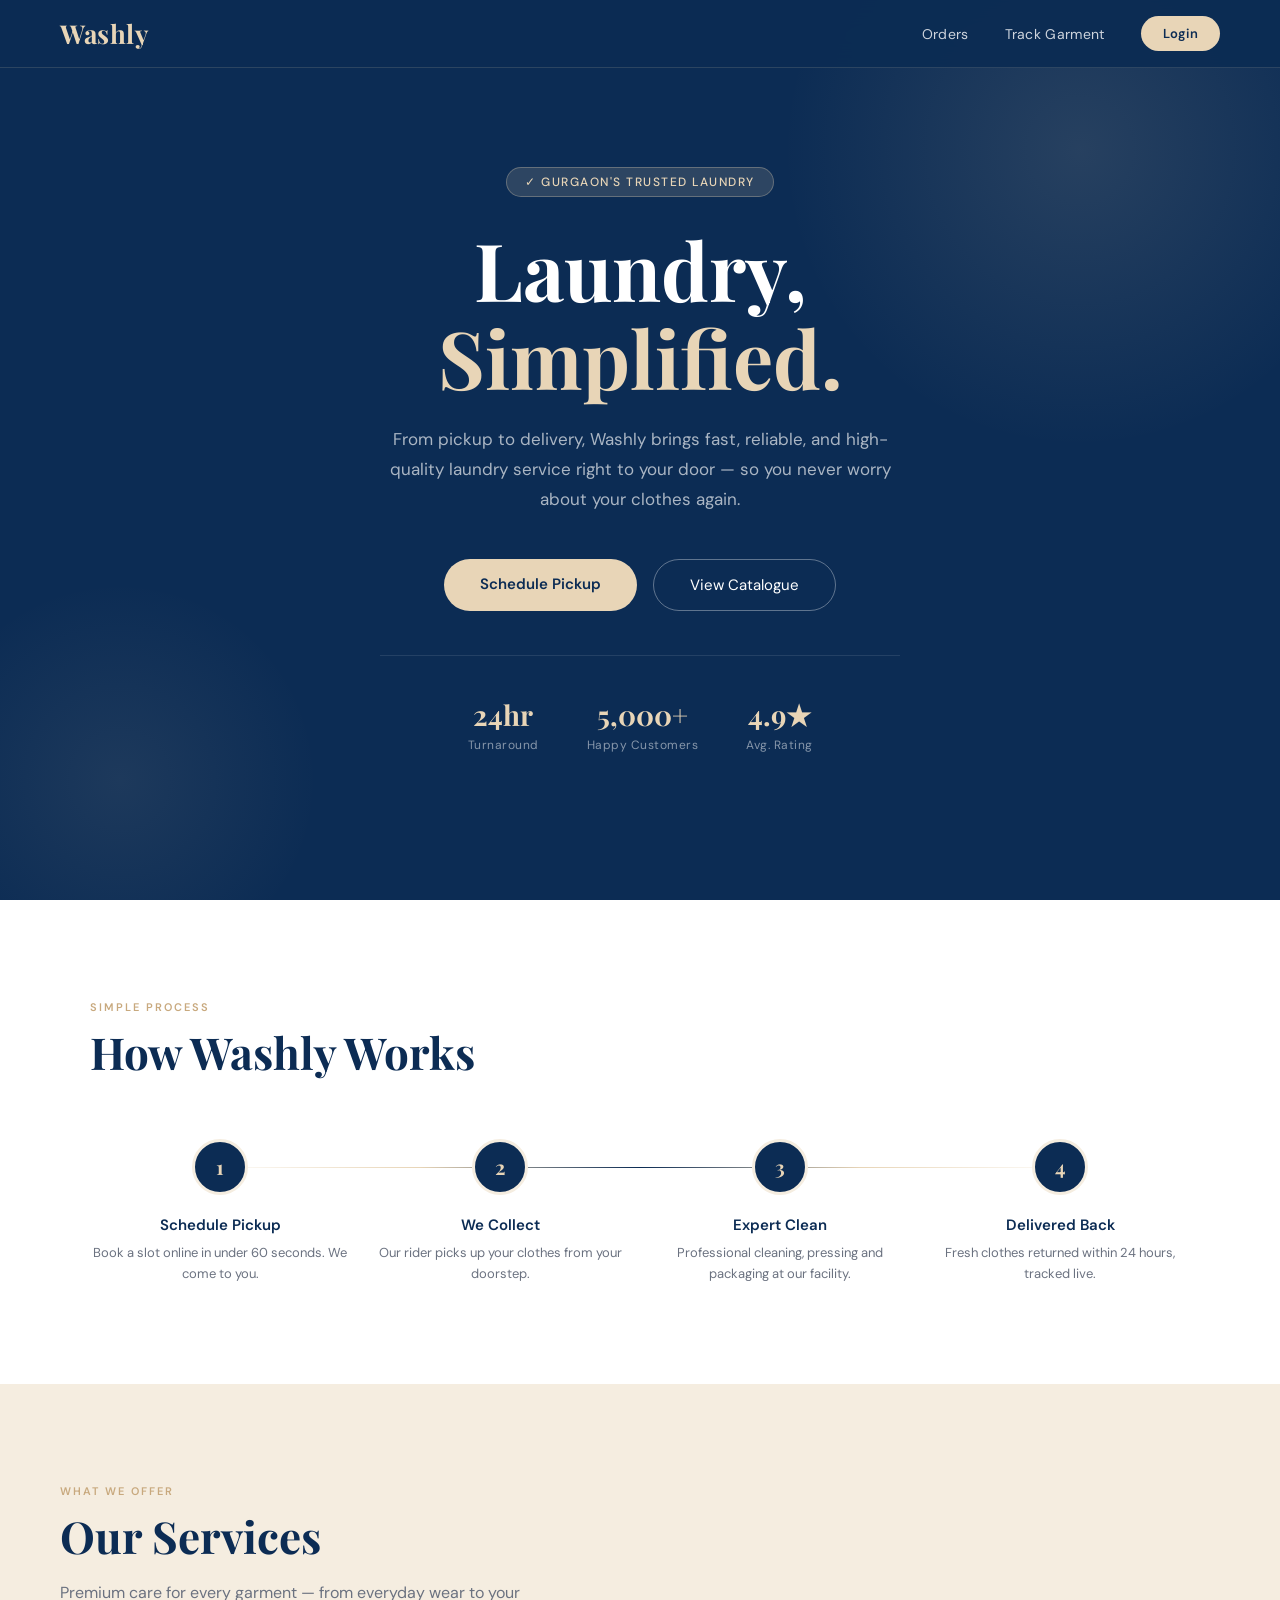
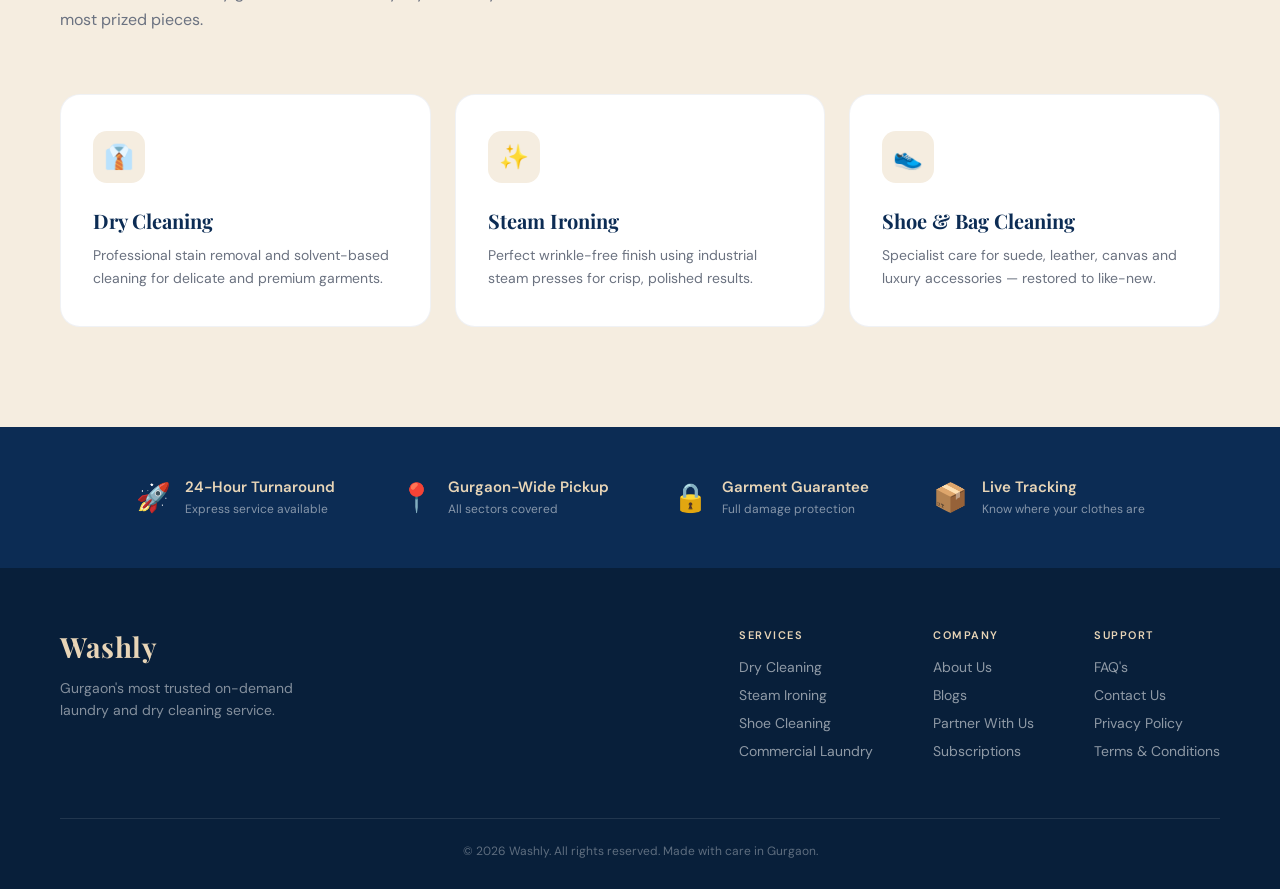
<file: index.html>
<!DOCTYPE html>
<html lang="en">
<head>
<meta charset="UTF-8">
<meta name="viewport" content="width=device-width, initial-scale=1.0">
<title>Washly — Laundry, Simplified.</title>
<link rel="preconnect" href="https://fonts.googleapis.com">
<link rel="preconnect" href="https://fonts.gstatic.com" crossorigin>
<link href="https://fonts.googleapis.com/css2?family=Playfair+Display:wght@400;700&family=DM+Sans:wght@300;400;500;600&display=swap" rel="stylesheet">
<style>
  *, *::before, *::after { box-sizing: border-box; margin: 0; padding: 0; }

  :root {
    --navy: #0c2c54;
    --navy-dark: #081f3a;
    --navy-light: #1a4070;
    --beige: #e8d5b7;
    --beige-light: #f5ede0;
    --beige-dark: #d4ba96;
    --white: #ffffff;
    --text-dark: #1a1a2e;
    --text-muted: #6b7280;
    --accent: #c8a97e;
  }

  html { scroll-behavior: smooth; }

  body {
    font-family: 'DM Sans', sans-serif;
    background: var(--white);
    color: var(--text-dark);
    overflow-x: hidden;
  }

  /* ── NAV ── */
  nav {
    position: fixed;
    top: 0; left: 0; right: 0;
    z-index: 100;
    background: rgba(12, 44, 84, 0.96);
    backdrop-filter: blur(12px);
    -webkit-backdrop-filter: blur(12px);
    padding: 0 60px;
    height: 68px;
    display: flex;
    align-items: center;
    justify-content: space-between;
    border-bottom: 1px solid rgba(232, 213, 183, 0.15);
  }

  .logo {
    font-family: 'Playfair Display', serif;
    font-size: 26px;
    font-weight: 700;
    color: var(--beige);
    letter-spacing: 0.5px;
  }

  .nav-links {
    display: flex;
    align-items: center;
    gap: 36px;
  }

  .nav-links a {
    color: rgba(255,255,255,0.8);
    text-decoration: none;
    font-size: 14px;
    font-weight: 400;
    letter-spacing: 0.3px;
    transition: color 0.2s;
  }

  .nav-links a:hover { color: var(--beige); }

  .nav-cta {
    background: var(--beige) !important;
    color: var(--navy) !important;
    padding: 9px 22px !important;
    border-radius: 50px !important;
    font-weight: 600 !important;
    font-size: 13px !important;
    transition: background 0.2s, transform 0.2s !important;
  }

  .nav-cta:hover {
    background: var(--beige-dark) !important;
    transform: translateY(-1px);
  }

  /* ── HERO ── */
  .hero {
    position: relative;
    min-height: 100vh;
    background: var(--navy);
    display: flex;
    align-items: center;
    justify-content: center;
    padding: 100px 60px 80px;
    overflow: hidden;
  }

  .hero-bg-circle {
    position: absolute;
    border-radius: 50%;
    pointer-events: none;
  }

  .hero-bg-circle.c1 {
    width: 600px; height: 600px;
    background: radial-gradient(circle, rgba(232,213,183,0.12) 0%, transparent 70%);
    top: -150px; right: -100px;
    animation: drift 12s ease-in-out infinite;
  }

  .hero-bg-circle.c2 {
    width: 400px; height: 400px;
    background: radial-gradient(circle, rgba(232,213,183,0.08) 0%, transparent 70%);
    bottom: -80px; left: -80px;
    animation: drift 16s ease-in-out infinite reverse;
  }

  @keyframes drift {
    0%, 100% { transform: translate(0, 0); }
    50% { transform: translate(20px, -20px); }
  }

  .hero-content {
    position: relative;
    text-align: center;
    max-width: 700px;
    z-index: 2;
  }

  .hero-badge {
    display: inline-block;
    background: rgba(232, 213, 183, 0.15);
    border: 1px solid rgba(232, 213, 183, 0.3);
    color: var(--beige);
    font-size: 12px;
    font-weight: 500;
    letter-spacing: 1.5px;
    text-transform: uppercase;
    padding: 6px 18px;
    border-radius: 50px;
    margin-bottom: 28px;
    animation: fadeUp 0.5s ease both;
  }

  .hero h1 {
    font-family: 'Playfair Display', serif;
    font-size: clamp(48px, 7vw, 80px);
    font-weight: 700;
    color: var(--white);
    line-height: 1.1;
    margin-bottom: 24px;
    animation: fadeUp 0.6s 0.1s ease both;
  }

  .hero h1 span {
    color: var(--beige);
    display: block;
  }

  .hero p {
    font-size: 17px;
    color: rgba(255,255,255,0.65);
    line-height: 1.75;
    margin-bottom: 44px;
    animation: fadeUp 0.6s 0.2s ease both;
    max-width: 520px;
    margin-left: auto;
    margin-right: auto;
  }

  .hero-actions {
    display: flex;
    gap: 16px;
    justify-content: center;
    flex-wrap: wrap;
    animation: fadeUp 0.6s 0.3s ease both;
    margin-bottom: 44px;
  }

  .btn-primary {
    background: var(--beige);
    color: var(--navy);
    border: none;
    padding: 15px 36px;
    border-radius: 50px;
    font-family: 'DM Sans', sans-serif;
    font-size: 15px;
    font-weight: 600;
    cursor: pointer;
    transition: all 0.25s;
    text-decoration: none;
    display: inline-block;
  }

  .btn-primary:hover {
    background: var(--beige-dark);
    transform: translateY(-2px);
    box-shadow: 0 12px 30px rgba(0,0,0,0.3);
  }

  .btn-secondary {
    background: transparent;
    color: var(--white);
    border: 1.5px solid rgba(255,255,255,0.35);
    padding: 15px 36px;
    border-radius: 50px;
    font-family: 'DM Sans', sans-serif;
    font-size: 15px;
    font-weight: 400;
    cursor: pointer;
    transition: all 0.25s;
    text-decoration: none;
    display: inline-block;
  }

  .btn-secondary:hover {
    border-color: var(--beige);
    color: var(--beige);
    transform: translateY(-2px);
  }

  .hero-stats {
    display: flex;
    justify-content: center;
    gap: 48px;
    animation: fadeUp 0.6s 0.4s ease both;
    border-top: 1px solid rgba(255,255,255,0.1);
    padding-top: 40px;
  }

  .stat {
    text-align: center;
  }

  .stat-number {
    font-family: 'Playfair Display', serif;
    font-size: 28px;
    font-weight: 700;
    color: var(--beige);
    display: block;
  }

  .stat-label {
    font-size: 12px;
    color: rgba(255,255,255,0.5);
    letter-spacing: 0.5px;
    margin-top: 4px;
    display: block;
  }

  @keyframes fadeUp {
    from { opacity: 0; transform: translateY(24px); }
    to   { opacity: 1; transform: translateY(0); }
  }

  /* ── SERVICES ── */
  .services {
    padding: 100px 60px;
    background: var(--beige-light);
  }

  .section-label {
    font-size: 11px;
    font-weight: 600;
    letter-spacing: 2px;
    text-transform: uppercase;
    color: var(--accent);
    margin-bottom: 12px;
  }

  .section-title {
    font-family: 'Playfair Display', serif;
    font-size: clamp(30px, 4vw, 44px);
    font-weight: 700;
    color: var(--navy);
    margin-bottom: 16px;
    line-height: 1.2;
  }

  .section-sub {
    color: var(--text-muted);
    font-size: 16px;
    max-width: 480px;
    line-height: 1.7;
    margin-bottom: 60px;
  }

  .services-grid {
    display: grid;
    grid-template-columns: repeat(3, 1fr);
    gap: 24px;
  }

  .service-card {
    background: var(--white);
    border-radius: 20px;
    padding: 36px 32px;
    transition: all 0.3s;
    border: 1px solid rgba(12,44,84,0.06);
    position: relative;
    overflow: hidden;
  }

  .service-card::before {
    content: '';
    position: absolute;
    bottom: 0; left: 0; right: 0;
    height: 3px;
    background: linear-gradient(90deg, var(--navy), var(--beige));
    opacity: 0;
    transition: opacity 0.3s;
  }

  .service-card:hover {
    transform: translateY(-6px);
    box-shadow: 0 20px 50px rgba(12,44,84,0.12);
  }

  .service-card:hover::before { opacity: 1; }

  .service-icon {
    width: 52px;
    height: 52px;
    background: var(--beige-light);
    border-radius: 14px;
    display: flex;
    align-items: center;
    justify-content: center;
    font-size: 24px;
    margin-bottom: 24px;
  }

  .service-card h3 {
    font-family: 'Playfair Display', serif;
    font-size: 20px;
    font-weight: 700;
    color: var(--navy);
    margin-bottom: 10px;
  }

  .service-card p {
    font-size: 14px;
    color: var(--text-muted);
    line-height: 1.65;
  }

  /* ── HOW IT WORKS ── */
  .how-it-works {
    padding: 100px 60px;
    background: var(--white);
  }

  .hiw-inner {
    max-width: 1100px;
    margin: auto;
  }

  .hiw-steps {
    display: grid;
    grid-template-columns: repeat(4, 1fr);
    gap: 20px;
    margin-top: 60px;
    position: relative;
  }

  .hiw-steps::before {
    content: '';
    position: absolute;
    top: 28px;
    left: 10%;
    right: 10%;
    height: 1px;
    background: linear-gradient(90deg, transparent, var(--beige), var(--navy), var(--beige), transparent);
    z-index: 0;
  }

  .step {
    text-align: center;
    position: relative;
    z-index: 1;
  }

  .step-num {
    width: 56px;
    height: 56px;
    border-radius: 50%;
    background: var(--navy);
    color: var(--beige);
    font-family: 'Playfair Display', serif;
    font-size: 20px;
    font-weight: 700;
    display: flex;
    align-items: center;
    justify-content: center;
    margin: 0 auto 20px;
    border: 3px solid var(--beige-light);
  }

  .step h4 {
    font-weight: 600;
    font-size: 15px;
    color: var(--navy);
    margin-bottom: 8px;
  }

  .step p {
    font-size: 13px;
    color: var(--text-muted);
    line-height: 1.6;
  }

  /* ── TRUST STRIP ── */
  .trust-strip {
    background: var(--navy);
    padding: 50px 60px;
    display: flex;
    align-items: center;
    justify-content: center;
    gap: 64px;
    flex-wrap: wrap;
  }

  .trust-item {
    display: flex;
    align-items: center;
    gap: 14px;
  }

  .trust-icon {
    font-size: 28px;
  }

  .trust-text strong {
    color: var(--beige);
    font-size: 15px;
    font-weight: 600;
    display: block;
  }

  .trust-text span {
    color: rgba(255,255,255,0.5);
    font-size: 12px;
  }

  /* ── FOOTER ── */
  footer {
    background: var(--navy-dark);
    color: white;
    padding: 60px 60px 30px;
  }

  .footer-top {
    display: flex;
    justify-content: space-between;
    align-items: flex-start;
    margin-bottom: 48px;
    flex-wrap: wrap;
    gap: 40px;
  }

  .footer-brand .logo {
    font-size: 28px;
    margin-bottom: 12px;
    display: block;
  }

  .footer-brand p {
    font-size: 14px;
    color: rgba(255,255,255,0.5);
    max-width: 240px;
    line-height: 1.6;
  }

  .footer-links-grid {
    display: flex;
    gap: 60px;
    flex-wrap: wrap;
  }

  .footer-col h4 {
    font-size: 11px;
    font-weight: 600;
    letter-spacing: 1.5px;
    text-transform: uppercase;
    color: var(--beige);
    margin-bottom: 16px;
  }

  .footer-col a {
    display: block;
    color: rgba(255,255,255,0.55);
    text-decoration: none;
    font-size: 14px;
    margin-bottom: 10px;
    transition: color 0.2s;
  }

  .footer-col a:hover { color: var(--beige); }

  .footer-bottom {
    border-top: 1px solid rgba(255,255,255,0.1);
    padding-top: 24px;
    text-align: center;
    font-size: 12px;
    color: rgba(255,255,255,0.35);
  }

  /* ── RESPONSIVE ── */
  @media (max-width: 900px) {
    nav { padding: 0 24px; }
    .hero { padding: 100px 24px 60px; }
    .hero-stats { gap: 28px; }
    .services { padding: 70px 24px; }
    .services-grid { grid-template-columns: 1fr; }
    .how-it-works { padding: 70px 24px; }
    .hiw-steps { grid-template-columns: repeat(2, 1fr); }
    .hiw-steps::before { display: none; }
    .trust-strip { padding: 40px 24px; gap: 36px; }
    footer { padding: 50px 24px 24px; }
    .footer-top { flex-direction: column; }
    .footer-links-grid { gap: 36px; }
  }
</style>
</head>
<body>

<!-- NAV -->
<nav>
  <div class="logo">Washly</div>
  <div class="nav-links">
    <a href="orders.html">Orders</a>
    <a href="dashboard.html">Track Garment</a>
    <a href="login.html" class="nav-cta">Login</a>
  </div>
</nav>

<!-- HERO -->
<section class="hero">
  <div class="hero-bg-circle c1"></div>
  <div class="hero-bg-circle c2"></div>
  <div class="hero-content">
    <div class="hero-badge">&#10003; Gurgaon's Trusted Laundry</div>
    <h1>Laundry,<span>Simplified.</span></h1>
    <p>From pickup to delivery, Washly brings fast, reliable, and high-quality laundry service right to your door — so you never worry about your clothes again.</p>
    <div class="hero-actions">
      <a href="schedule.html" class="btn-primary">Schedule Pickup</a>
      <a href="catalogue.html" class="btn-secondary">View Catalogue</a>
    </div>
    <div class="hero-stats">
      <div class="stat">
        <span class="stat-number">24hr</span>
        <span class="stat-label">Turnaround</span>
      </div>
      <div class="stat">
        <span class="stat-number">5,000+</span>
        <span class="stat-label">Happy Customers</span>
      </div>
      <div class="stat">
        <span class="stat-number">4.9★</span>
        <span class="stat-label">Avg. Rating</span>
      </div>
    </div>
  </div>
</section>

<!-- HOW IT WORKS -->
<section class="how-it-works">
  <div class="hiw-inner">
    <div class="section-label">Simple Process</div>
    <div class="section-title">How Washly Works</div>
    <div class="hiw-steps">
      <div class="step">
        <div class="step-num">1</div>
        <h4>Schedule Pickup</h4>
        <p>Book a slot online in under 60 seconds. We come to you.</p>
      </div>
      <div class="step">
        <div class="step-num">2</div>
        <h4>We Collect</h4>
        <p>Our rider picks up your clothes from your doorstep.</p>
      </div>
      <div class="step">
        <div class="step-num">3</div>
        <h4>Expert Clean</h4>
        <p>Professional cleaning, pressing and packaging at our facility.</p>
      </div>
      <div class="step">
        <div class="step-num">4</div>
        <h4>Delivered Back</h4>
        <p>Fresh clothes returned within 24 hours, tracked live.</p>
      </div>
    </div>
  </div>
</section>

<!-- SERVICES -->
<section class="services">
  <div class="section-label">What We Offer</div>
  <div class="section-title">Our Services</div>
  <p class="section-sub">Premium care for every garment — from everyday wear to your most prized pieces.</p>
  <div class="services-grid">
    <div class="service-card">
      <div class="service-icon">👔</div>
      <h3>Dry Cleaning</h3>
      <p>Professional stain removal and solvent-based cleaning for delicate and premium garments.</p>
    </div>
    <div class="service-card">
      <div class="service-icon">✨</div>
      <h3>Steam Ironing</h3>
      <p>Perfect wrinkle-free finish using industrial steam presses for crisp, polished results.</p>
    </div>
    <div class="service-card">
      <div class="service-icon">👟</div>
      <h3>Shoe &amp; Bag Cleaning</h3>
      <p>Specialist care for suede, leather, canvas and luxury accessories — restored to like-new.</p>
    </div>
  </div>
</section>

<!-- TRUST STRIP -->
<div class="trust-strip">
  <div class="trust-item">
    <span class="trust-icon">🚀</span>
    <div class="trust-text">
      <strong>24-Hour Turnaround</strong>
      <span>Express service available</span>
    </div>
  </div>
  <div class="trust-item">
    <span class="trust-icon">📍</span>
    <div class="trust-text">
      <strong>Gurgaon-Wide Pickup</strong>
      <span>All sectors covered</span>
    </div>
  </div>
  <div class="trust-item">
    <span class="trust-icon">🔒</span>
    <div class="trust-text">
      <strong>Garment Guarantee</strong>
      <span>Full damage protection</span>
    </div>
  </div>
  <div class="trust-item">
    <span class="trust-icon">📦</span>
    <div class="trust-text">
      <strong>Live Tracking</strong>
      <span>Know where your clothes are</span>
    </div>
  </div>
</div>

<!-- FOOTER -->
<footer>
  <div class="footer-top">
    <div class="footer-brand">
      <span class="logo">Washly</span>
      <p>Gurgaon's most trusted on-demand laundry and dry cleaning service.</p>
    </div>
    <div class="footer-links-grid">
      <div class="footer-col">
        <h4>Services</h4>
        <a href="catalogue.html">Dry Cleaning</a>
        <a href="catalogue.html">Steam Ironing</a>
        <a href="catalogue.html">Shoe Cleaning</a>
        <a href="#">Commercial Laundry</a>
      </div>
      <div class="footer-col">
        <h4>Company</h4>
        <a href="aboutus.html">About Us</a>
        <a href="#">Blogs</a>
        <a href="#">Partner With Us</a>
        <a href="#">Subscriptions</a>
      </div>
      <div class="footer-col">
        <h4>Support</h4>
        <a href="#">FAQ's</a>
        <a href="contact.html">Contact Us</a>
        <a href="#">Privacy Policy</a>
        <a href="#">Terms &amp; Conditions</a>
      </div>
    </div>
  </div>
  <div class="footer-bottom">
    &copy; 2026 Washly. All rights reserved. Made with care in Gurgaon.
  </div>
</footer>

</body>
</html>
</file>
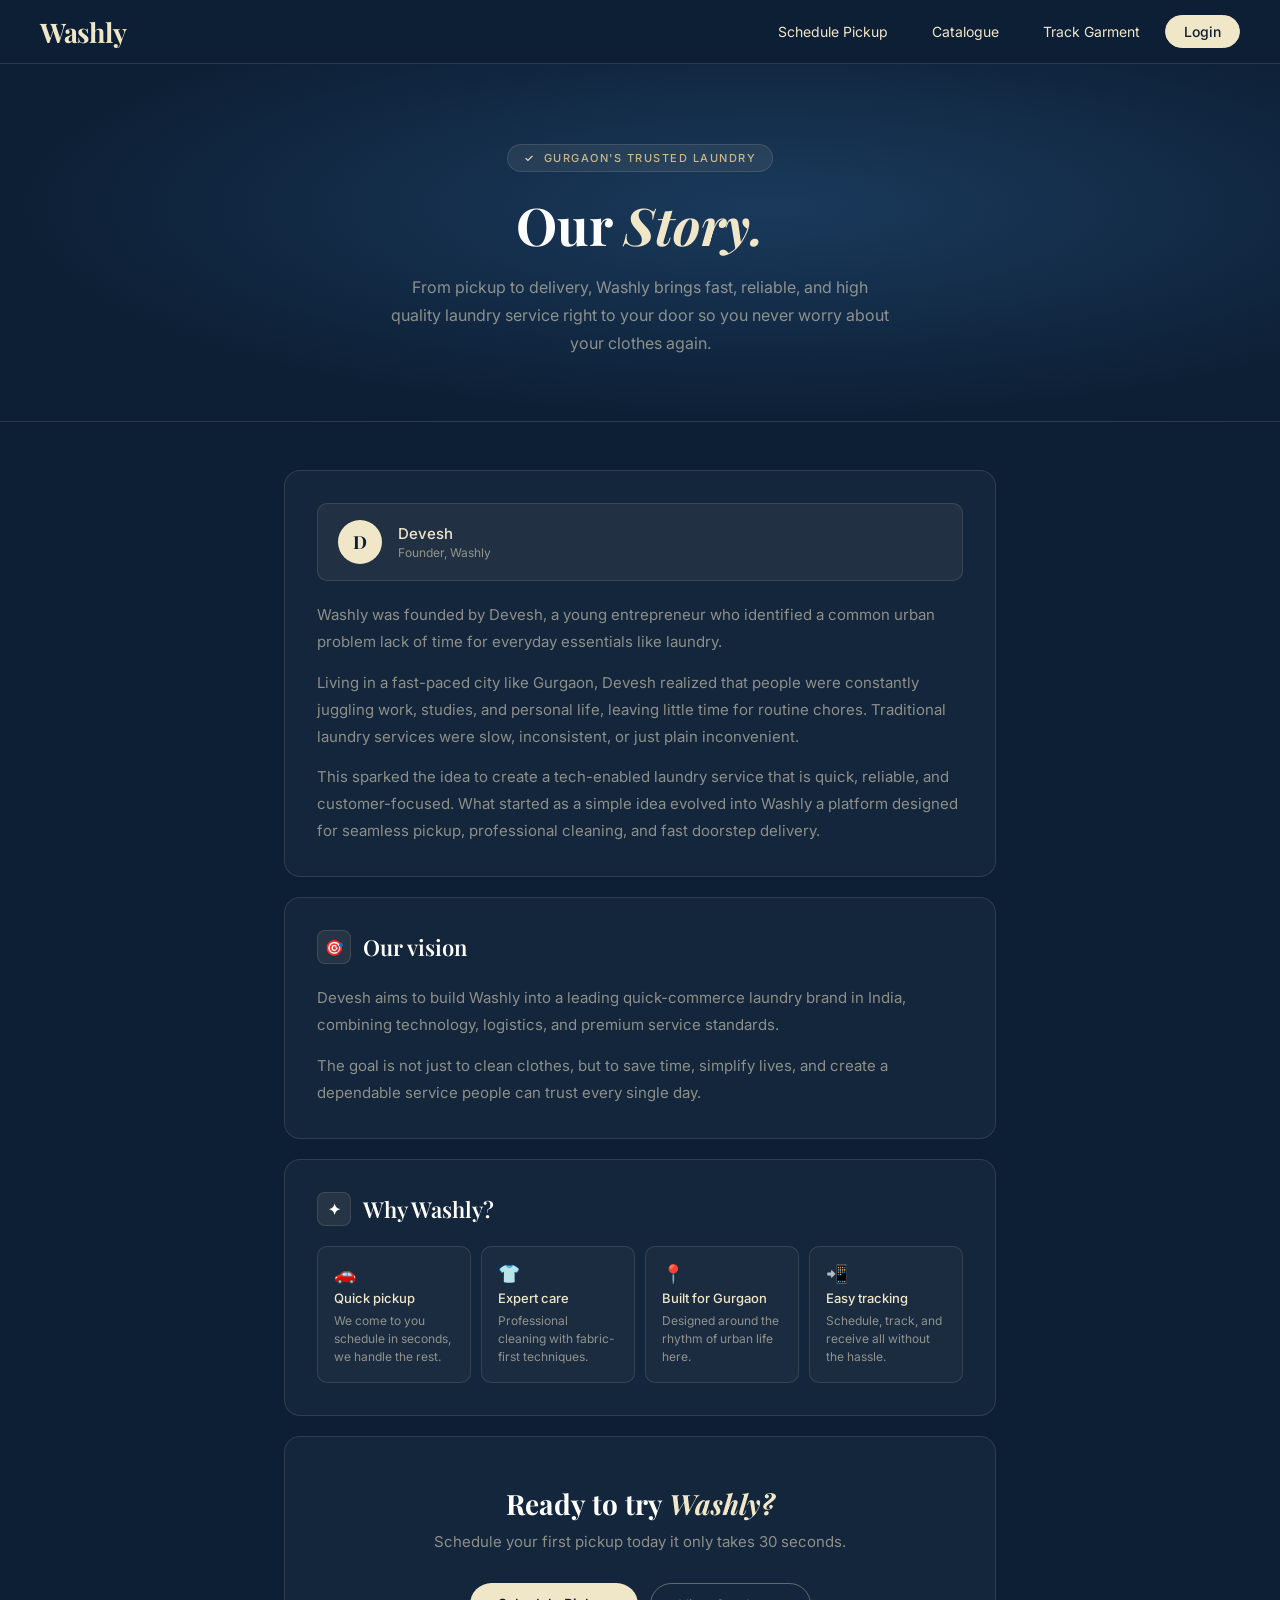
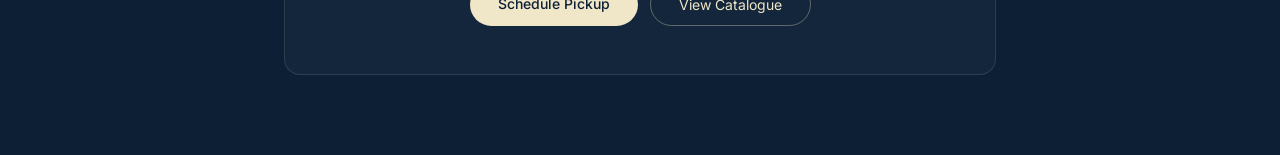
<file: aboutus.html>
<!DOCTYPE html>
<html lang="en">
<head>
<meta charset="UTF-8">
<meta name="viewport" content="width=device-width, initial-scale=1.0">
<title>About Us - Washly</title>
<link rel="preconnect" href="https://fonts.googleapis.com">
<link rel="preconnect" href="https://fonts.gstatic.com" crossorigin>
<link href="https://fonts.googleapis.com/css2?family=Playfair+Display:ital,wght@0,600;0,700;1,600&family=Inter:wght@400;500&display=swap" rel="stylesheet">
<style>
  * { margin: 0; padding: 0; box-sizing: border-box; }

  :root {
    --navy: #0d1f35;
    --navy-mid: #122540;
    --navy-light: #1a3050;
    --cream: #f0e6c8;
    --cream-muted: #c9b98a;
    --white: #ffffff;
    --text-muted: rgba(240, 230, 200, 0.55);
    --border: rgba(240, 230, 200, 0.12);
  }

  body {
    font-family: 'Inter', sans-serif;
    background: var(--navy);
    color: var(--cream);
    min-height: 100vh;
  }

  /* NAV */
  nav {
    display: flex; align-items: center; justify-content: space-between;
    padding: 0 2.5rem; height: 64px;
    background: var(--navy);
    border-bottom: 0.5px solid var(--border);
    position: sticky; top: 0; z-index: 10;
  }
  .logo {
    font-family: 'Playfair Display', serif;
    font-size: 27px; font-weight: 700;
    color: var(--cream);
    letter-spacing: -0.3px;
  }
  .logo a {
    text-decoration: none;
    color: inherit;
    transition: color 0.15s;
  }
  .logo a:hover { color: var(--white); }
  .nav-links { display: flex; gap: 6px; align-items: center; }
  .nav-links a {
    text-decoration: none;
    font-size: 14px; font-weight: 400;
    padding: 7px 18px;
    border-radius: 999px;
    color: var(--cream);
    border: 0.5px solid transparent;
    transition: border-color 0.15s, color 0.15s;
  }
  .nav-links a:hover { border-color: var(--border); color: var(--white); }
  .nav-links a.cta {
    background: var(--cream);
    color: var(--navy);
    font-weight: 500;
    border-color: var(--cream);
  }
  .nav-links a.cta:hover { background: var(--cream-muted); border-color: var(--cream-muted); }

  /* HERO */
  .hero {
    padding: 5rem 2rem 4rem;
    text-align: center;
    border-bottom: 0.5px solid var(--border);
    background: radial-gradient(ellipse at 60% 40%, #1a3a5c 0%, var(--navy) 70%);
  }
  .hero-badge {
    display: inline-flex; align-items: center; gap: 8px;
    background: rgba(240, 230, 200, 0.08);
    color: var(--cream-muted);
    font-size: 11px; font-weight: 500; letter-spacing: 1.5px; text-transform: uppercase;
    padding: 6px 16px;
    border-radius: 999px;
    border: 0.5px solid var(--border);
    margin-bottom: 1.5rem;
  }
  .hero-badge::before { content: '✓'; color: var(--cream); }
  .hero h1 {
    font-family: 'Playfair Display', serif;
    font-size: 52px; font-weight: 700; line-height: 1.1;
    color: var(--white);
    margin-bottom: 0.3rem;
  }
  .hero h1 span {
    color: var(--cream);
    font-style: italic;
  }
  .hero p {
    font-size: 16px; color: var(--text-muted);
    max-width: 500px; margin: 1.25rem auto 0;
    line-height: 1.75;
  }

  /* STATS BAR */
  .stats-bar {
    display: flex; justify-content: center;
    border-bottom: 0.5px solid var(--border);
  }
  .stat {
    flex: 1; max-width: 200px;
    text-align: center;
    padding: 1.75rem 1rem;
    border-right: 0.5px solid var(--border);
  }
  .stat:last-child { border-right: none; }
  .stat-num {
    font-family: 'Playfair Display', serif;
    font-size: 26px; font-weight: 700;
    color: var(--cream);
    display: block;
  }
  .stat-label { font-size: 12px; color: var(--text-muted); margin-top: 2px; letter-spacing: 0.3px; }

  /* CONTENT */
  .content { max-width: 760px; margin: 0 auto; padding: 3rem 1.5rem 5rem; }

  .section-card {
    background: rgba(255,255,255,0.03);
    border: 0.5px solid var(--border);
    border-radius: 16px;
    padding: 2rem;
    margin-bottom: 1.25rem;
  }
  .section-card h2 {
    font-family: 'Playfair Display', serif;
    font-size: 22px; font-weight: 600;
    color: var(--white);
    margin-bottom: 1.25rem;
    display: flex; align-items: center; gap: 12px;
  }
  .section-icon {
    width: 34px; height: 34px; border-radius: 8px;
    background: rgba(240, 230, 200, 0.08);
    border: 0.5px solid var(--border);
    display: flex; align-items: center; justify-content: center;
    font-size: 15px; flex-shrink: 0;
  }
  .section-card p {
    font-size: 15px; color: var(--text-muted);
    line-height: 1.8; margin-bottom: 0.85rem;
  }
  .section-card p:last-child { margin-bottom: 0; }

  /* FOUNDER */
  .founder-strip {
    display: flex; align-items: center; gap: 1rem;
    background: rgba(240, 230, 200, 0.06);
    border: 0.5px solid var(--border);
    border-radius: 10px;
    padding: 1rem 1.25rem;
    margin-bottom: 1.25rem;
  }
  .founder-avatar {
    width: 44px; height: 44px; border-radius: 50%;
    background: var(--cream);
    display: flex; align-items: center; justify-content: center;
    font-family: 'Playfair Display', serif;
    font-size: 18px; font-weight: 700;
    color: var(--navy); flex-shrink: 0;
  }
  .founder-name { font-size: 15px; font-weight: 500; color: var(--cream); }
  .founder-title { font-size: 12px; color: var(--text-muted); margin-top: 2px; }

  /* WHY GRID */
  .why-grid {
    display: grid;
    grid-template-columns: repeat(4, 1fr);
    gap: 10px; margin-top: 0.25rem;
  }
  .why-item {
    background: rgba(255,255,255,0.03);
    border: 0.5px solid var(--border);
    border-radius: 10px;
    padding: 1rem;
    display: flex; flex-direction: column; gap: 6px;
    transition: background 0.15s, border-color 0.15s;
  }
  .why-item:hover {
    background: rgba(240, 230, 200, 0.06);
    border-color: rgba(240, 230, 200, 0.2);
  }
  .why-item .icon { font-size: 18px; }
  .why-item .label { font-size: 13px; font-weight: 500; color: var(--cream); }
  .why-item .desc { font-size: 12px; color: var(--text-muted); line-height: 1.5; }

  /* CTA BLOCK */
  .cta-block {
    text-align: center;
    padding: 3rem 2rem;
    background: rgba(255,255,255,0.03);
    border: 0.5px solid var(--border);
    border-radius: 16px;
  }
  .cta-block h3 {
    font-family: 'Playfair Display', serif;
    font-size: 28px; font-weight: 700;
    color: var(--white); margin-bottom: 0.6rem;
  }
  .cta-block h3 span { color: var(--cream); font-style: italic; }
  .cta-block p { font-size: 15px; color: var(--text-muted); margin-bottom: 2rem; }
  .cta-btns { display: flex; gap: 12px; justify-content: center; flex-wrap: wrap; }
  .btn-primary {
    display: inline-block;
    background: var(--cream); color: var(--navy);
    font-size: 14px; font-weight: 500;
    padding: 12px 28px;
    border-radius: 999px;
    text-decoration: none;
    transition: background 0.15s;
  }
  .btn-primary:hover { background: var(--cream-muted); }
  .btn-secondary {
    display: inline-block;
    background: transparent; color: var(--cream);
    font-size: 14px; font-weight: 400;
    padding: 12px 28px;
    border-radius: 999px;
    border: 0.5px solid rgba(240, 230, 200, 0.35);
    text-decoration: none;
    transition: border-color 0.15s, color 0.15s;
  }
  .btn-secondary:hover { border-color: var(--cream); color: var(--white); }

  @media (max-width: 600px) {
    .why-grid { grid-template-columns: repeat(2, 1fr); }
    .hero h1 { font-size: 34px; }
    .nav-links a:not(.cta) { display: none; }
  }
</style>
</head>
<body>

<nav>
  <div class="logo"><a href="index.html">Washly</a></div>
  <div class="nav-links">
    <a href="schedule.html">Schedule Pickup</a>
    <a href="catalogue.html">Catalogue</a>
    <a href="track.html">Track Garment</a>
    <a href="login.html" class="cta">Login</a>
  </div>
</nav>

<div class="hero">
  <div class="hero-badge">Gurgaon's Trusted Laundry</div>
  <h1>Our <span>Story.</span></h1>
  <p>From pickup to delivery, Washly brings fast, reliable, and high quality laundry service right to your door so you never worry about your clothes again.</p>
</div>


<div class="content">

  <div class="section-card">
    
    <div class="founder-strip">
      <div class="founder-avatar">D</div>
      <div>
        <div class="founder-name">Devesh</div>
        <div class="founder-title">Founder, Washly</div>
      </div>
    </div>
    <p>Washly was founded by Devesh, a young entrepreneur who identified a common urban problem lack of time for everyday essentials like laundry.</p>
    <p>Living in a fast-paced city like Gurgaon, Devesh realized that people were constantly juggling work, studies, and personal life, leaving little time for routine chores. Traditional laundry services were slow, inconsistent, or just plain inconvenient.</p>
    <p>This sparked the idea to create a tech-enabled laundry service that is quick, reliable, and customer-focused. What started as a simple idea evolved into Washly a platform designed for seamless pickup, professional cleaning, and fast doorstep delivery.</p>
  </div>

  <div class="section-card">
    <h2><span class="section-icon">🎯</span> Our vision</h2>
    <p>Devesh aims to build Washly into a leading quick-commerce laundry brand in India, combining technology, logistics, and premium service standards.</p>
    <p>The goal is not just to clean clothes, but to save time, simplify lives, and create a dependable service people can trust every single day.</p>
  </div>

  <div class="section-card">
    <h2><span class="section-icon">✦</span> Why Washly?</h2>
    <div class="why-grid">
      <div class="why-item">
        <div class="icon">🚗</div>
        <div class="label">Quick pickup</div>
        <div class="desc">We come to you schedule in seconds, we handle the rest.</div>
      </div>
      <div class="why-item">
        <div class="icon">👕</div>
        <div class="label">Expert care</div>
        <div class="desc">Professional cleaning with fabric-first techniques.</div>
      </div>
      <div class="why-item">
        <div class="icon">📍</div>
        <div class="label">Built for Gurgaon</div>
        <div class="desc">Designed around the rhythm of urban life here.</div>
      </div>
      <div class="why-item">
        <div class="icon">📲</div>
        <div class="label">Easy tracking</div>
        <div class="desc">Schedule, track, and receive all without the hassle.</div>
      </div>
    </div>
  </div>

  <div class="cta-block">
    <h3>Ready to try <span>Washly?</span></h3>
    <p>Schedule your first pickup today it only takes 30 seconds.</p>
    <div class="cta-btns">
      <a href="schedule.html" class="btn-primary">Schedule Pickup</a>
      <a href="catalogue.html" class="btn-secondary">View Catalogue</a>
    </div>
  </div>

</div>
</body>
</html>
</file>
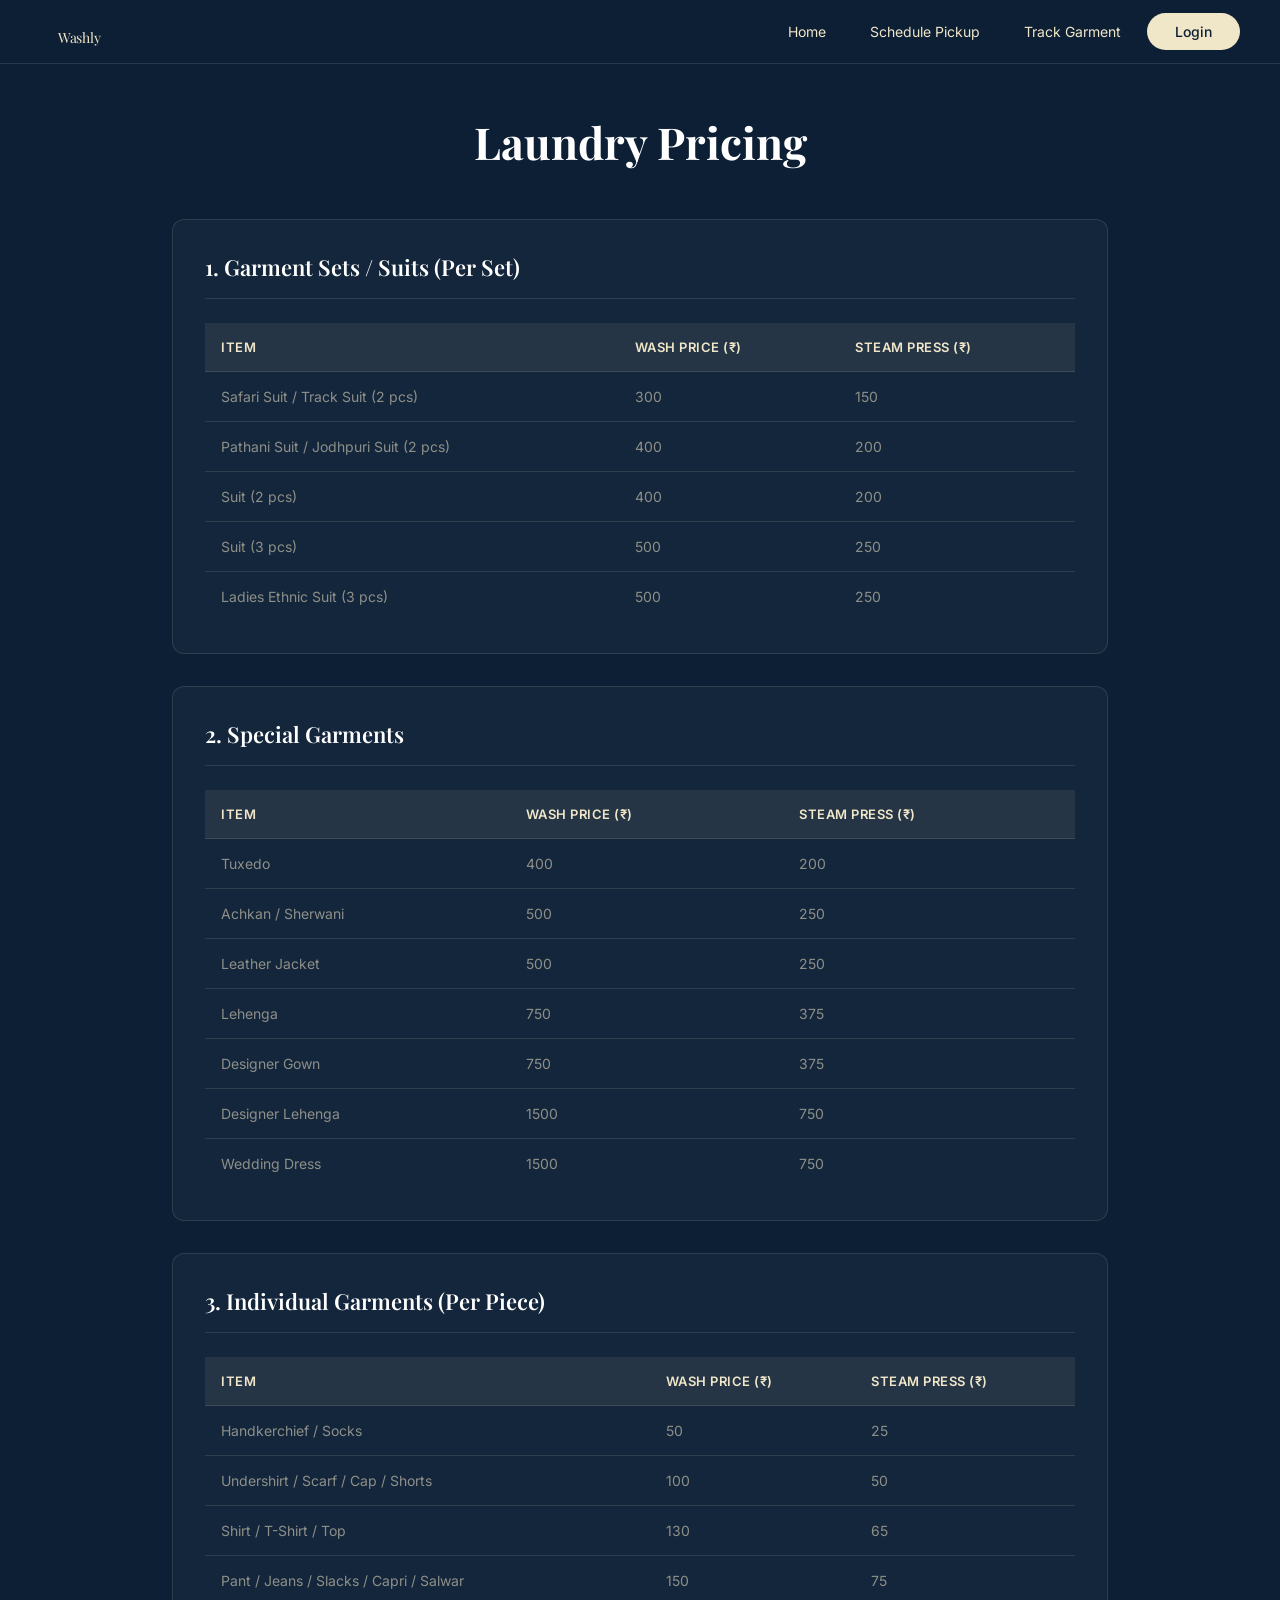
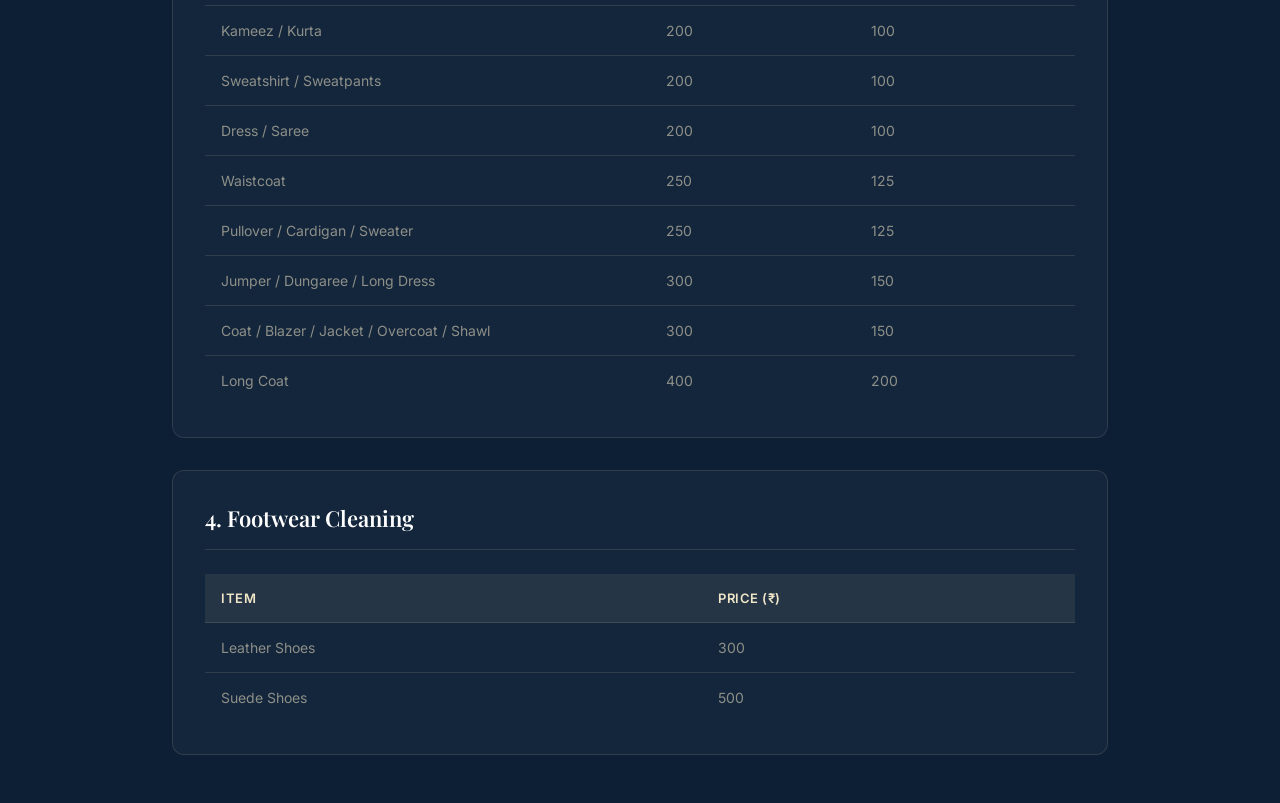
<file: catalogue.html>
<!DOCTYPE html>
<html lang="en">
<head>
  <meta charset="UTF-8">
  <meta name="viewport" content="width=device-width, initial-scale=1.0">
  <title>Catalogue - Washly</title>
  <link rel="preconnect" href="https://fonts.googleapis.com">
  <link rel="preconnect" href="https://fonts.gstatic.com" crossorigin>
  <link href="https://fonts.googleapis.com/css2?family=Playfair+Display:ital,wght@0,600;0,700;1,600&family=Inter:wght@400;500;600&display=swap" rel="stylesheet">
  <style>
    * {
      margin: 0;
      padding: 0;
      box-sizing: border-box;
    }

    :root {
      --navy: #0d1f35;
      --navy-mid: #122540;
      --navy-light: #1a3050;
      --cream: #f0e6c8;
      --cream-muted: #c9b98a;
      --white: #ffffff;
      --text-muted: rgba(240, 230, 200, 0.55);
      --border: rgba(240, 230, 200, 0.12);
    }

    body {
      font-family: 'Inter', sans-serif;
      background: var(--navy);
      color: var(--cream);
      min-height: 100vh;
    }

    /* NAVIGATION */
    nav {
      display: flex;
      align-items: center;
      justify-content: space-between;
      padding: 0 2.5rem;
      height: 64px;
      background: var(--navy);
      border-bottom: 0.5px solid var(--border);
      position: sticky;
      top: 0;
      z-index: 10;
    }

    .logo {
      font-family: 'Playfair Display', serif;
      font-size: 27px;
      font-weight: 700;
      color: var(--cream);
      text-decoration: none;
      cursor: pointer;
      letter-spacing: -0.3px;
      transition: color 0.15s;
    }

    .logo a {
      text-decoration: none;
      color: inherit;
      transition: color 0.15s;
    }

    .logo a:hover {
      color: var(--white);
    }

    nav > div:last-child {
      display: flex;
      gap: 8px;
      align-items: center;
    }

    nav a {
      text-decoration: none;
      color: var(--cream);
      font-size: 14px;
      font-weight: 400;
      padding: 8px 18px;
      border-radius: 999px;
      transition: all 0.15s;
    }

    nav a:not(.cta):hover {
      color: var(--white);
      background: rgba(240, 230, 200, 0.05);
    }

    nav a.cta {
      background: var(--cream);
      color: var(--navy);
      font-weight: 500;
      padding: 10px 28px;
      border: none;
      cursor: pointer;
      transition: all 0.15s;
    }

    nav a.cta:hover {
      background: var(--cream-muted);
    }

    /* MAIN CONTAINER */
    .main-container {
      max-width: 1000px;
      margin: 3rem auto;
      padding: 0 2rem;
    }

    .page-title {
      font-family: 'Playfair Display', serif;
      font-size: 44px;
      font-weight: 700;
      color: var(--white);
      text-align: center;
      margin-bottom: 3rem;
    }

    /* PRICING SECTIONS */
    .pricing-section {
      background: rgba(255, 255, 255, 0.03);
      border: 0.5px solid var(--border);
      border-radius: 12px;
      padding: 2rem;
      margin-bottom: 2rem;
    }

    .pricing-section h2 {
      font-family: 'Playfair Display', serif;
      font-size: 22px;
      font-weight: 600;
      color: var(--white);
      margin-bottom: 1.5rem;
      padding-bottom: 1rem;
      border-bottom: 0.5px solid var(--border);
    }

    /* PRICING TABLE */
    .price-table {
      width: 100%;
      border-collapse: collapse;
    }

    .price-table th {
      background: rgba(240, 230, 200, 0.08);
      color: var(--cream);
      padding: 1rem;
      text-align: left;
      font-weight: 600;
      font-size: 13px;
      letter-spacing: 0.5px;
      text-transform: uppercase;
      border-bottom: 0.5px solid var(--border);
    }

    .price-table td {
      padding: 1rem;
      border-bottom: 0.5px solid var(--border);
      color: var(--text-muted);
      font-size: 14px;
    }

    .price-table tr:hover {
      background: rgba(240, 230, 200, 0.04);
    }

    .price-table tr:last-child td {
      border-bottom: none;
    }

    /* RESPONSIVE */
    @media (max-width: 768px) {
      nav {
        padding: 0 1.5rem;
      }

      nav > div:last-child a:not(.cta) {
        display: none;
      }

      .page-title {
        font-size: 32px;
      }

      .main-container {
        padding: 0 1rem;
      }

      .pricing-section {
        padding: 1.5rem;
      }

      .price-table {
        font-size: 12px;
      }

      .price-table th,
      .price-table td {
        padding: 0.75rem;
      }
    }
  </style>
</head>

<body>

<nav>
  <div class="logo"><a href="index.html">Washly</a></div>
  <div>
    <a href="index.html">Home</a>
    <a href="schedule.html">Schedule Pickup</a>
    <a href="dashboard.html">Track Garment</a>
    <a href="login.html" class="cta">Login</a>
  </div>
</nav>

<div class="main-container">
  <h1 class="page-title">Laundry Pricing</h1>

  <!-- 1. GARMENT SETS -->
  <div class="pricing-section">
    <h2>1. Garment Sets / Suits (Per Set)</h2>
    <table class="price-table">
      <tr>
        <th>Item</th>
        <th>Wash Price (₹)</th>
        <th>Steam Press (₹)</th>
      </tr>
      <tr>
        <td>Safari Suit / Track Suit (2 pcs)</td>
        <td>300</td>
        <td>150</td>
      </tr>
      <tr>
        <td>Pathani Suit / Jodhpuri Suit (2 pcs)</td>
        <td>400</td>
        <td>200</td>
      </tr>
      <tr>
        <td>Suit (2 pcs)</td>
        <td>400</td>
        <td>200</td>
      </tr>
      <tr>
        <td>Suit (3 pcs)</td>
        <td>500</td>
        <td>250</td>
      </tr>
      <tr>
        <td>Ladies Ethnic Suit (3 pcs)</td>
        <td>500</td>
        <td>250</td>
      </tr>
    </table>
  </div>

  <!-- 2. SPECIAL GARMENTS -->
  <div class="pricing-section">
    <h2>2. Special Garments</h2>
    <table class="price-table">
      <tr>
        <th>Item</th>
        <th>Wash Price (₹)</th>
        <th>Steam Press (₹)</th>
      </tr>
      <tr>
        <td>Tuxedo</td>
        <td>400</td>
        <td>200</td>
      </tr>
      <tr>
        <td>Achkan / Sherwani</td>
        <td>500</td>
        <td>250</td>
      </tr>
      <tr>
        <td>Leather Jacket</td>
        <td>500</td>
        <td>250</td>
      </tr>
      <tr>
        <td>Lehenga</td>
        <td>750</td>
        <td>375</td>
      </tr>
      <tr>
        <td>Designer Gown</td>
        <td>750</td>
        <td>375</td>
      </tr>
      <tr>
        <td>Designer Lehenga</td>
        <td>1500</td>
        <td>750</td>
      </tr>
      <tr>
        <td>Wedding Dress</td>
        <td>1500</td>
        <td>750</td>
      </tr>
    </table>
  </div>

  <!-- 3. INDIVIDUAL GARMENTS -->
  <div class="pricing-section">
    <h2>3. Individual Garments (Per Piece)</h2>
    <table class="price-table">
      <tr>
        <th>Item</th>
        <th>Wash Price (₹)</th>
        <th>Steam Press (₹)</th>
      </tr>
      <tr>
        <td>Handkerchief / Socks</td>
        <td>50</td>
        <td>25</td>
      </tr>
      <tr>
        <td>Undershirt / Scarf / Cap / Shorts</td>
        <td>100</td>
        <td>50</td>
      </tr>
      <tr>
        <td>Shirt / T-Shirt / Top</td>
        <td>130</td>
        <td>65</td>
      </tr>
      <tr>
        <td>Pant / Jeans / Slacks / Capri / Salwar</td>
        <td>150</td>
        <td>75</td>
      </tr>
      <tr>
        <td>Kameez / Kurta</td>
        <td>200</td>
        <td>100</td>
      </tr>
      <tr>
        <td>Sweatshirt / Sweatpants</td>
        <td>200</td>
        <td>100</td>
      </tr>
      <tr>
        <td>Dress / Saree</td>
        <td>200</td>
        <td>100</td>
      </tr>
      <tr>
        <td>Waistcoat</td>
        <td>250</td>
        <td>125</td>
      </tr>
      <tr>
        <td>Pullover / Cardigan / Sweater</td>
        <td>250</td>
        <td>125</td>
      </tr>
      <tr>
        <td>Jumper / Dungaree / Long Dress</td>
        <td>300</td>
        <td>150</td>
      </tr>
      <tr>
        <td>Coat / Blazer / Jacket / Overcoat / Shawl</td>
        <td>300</td>
        <td>150</td>
      </tr>
      <tr>
        <td>Long Coat</td>
        <td>400</td>
        <td>200</td>
      </tr>
    </table>
  </div>

  <!-- 4. FOOTWEAR -->
  <div class="pricing-section">
    <h2>4. Footwear Cleaning</h2>
    <table class="price-table">
      <tr>
        <th>Item</th>
        <th>Price (₹)</th>
      </tr>
      <tr>
        <td>Leather Shoes</td>
        <td>300</td>
      </tr>
      <tr>
        <td>Suede Shoes</td>
        <td>500</td>
      </tr>
    </table>
  </div>
</div>

</body>
</html>
</file>
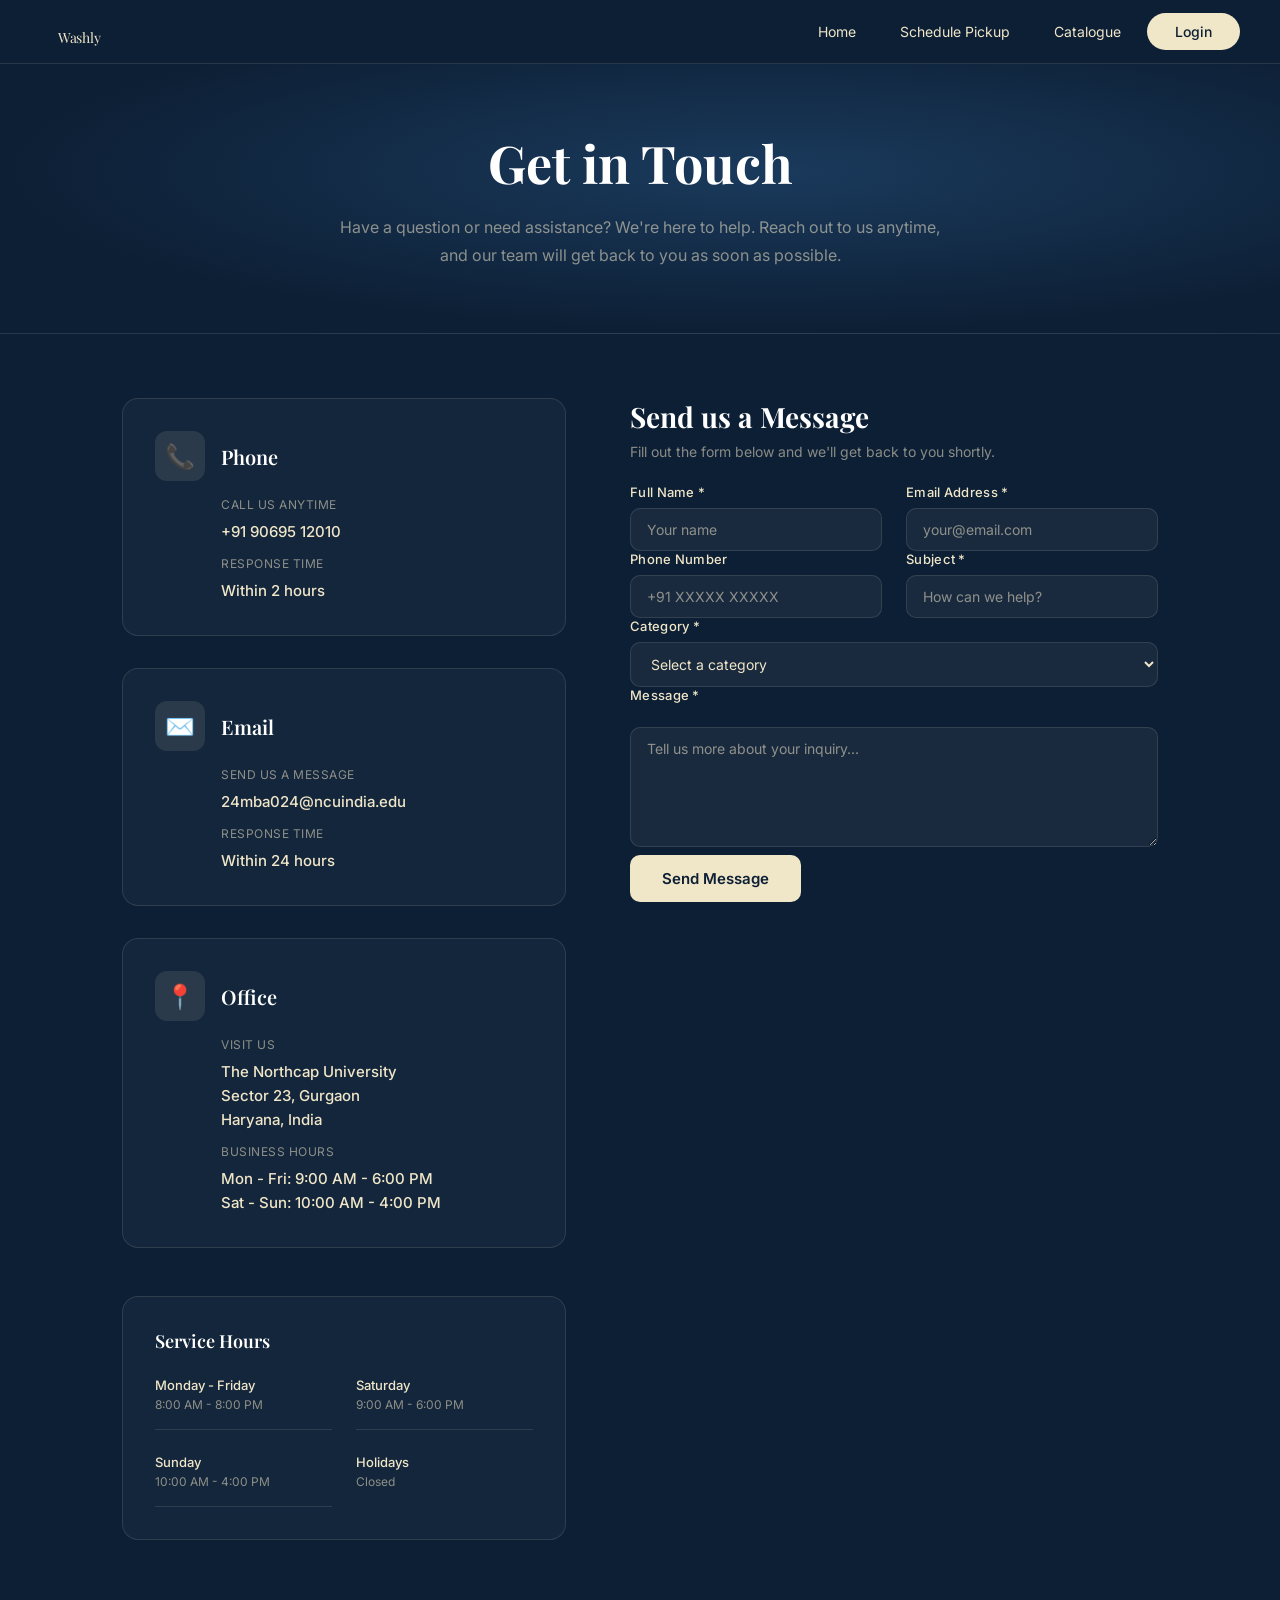
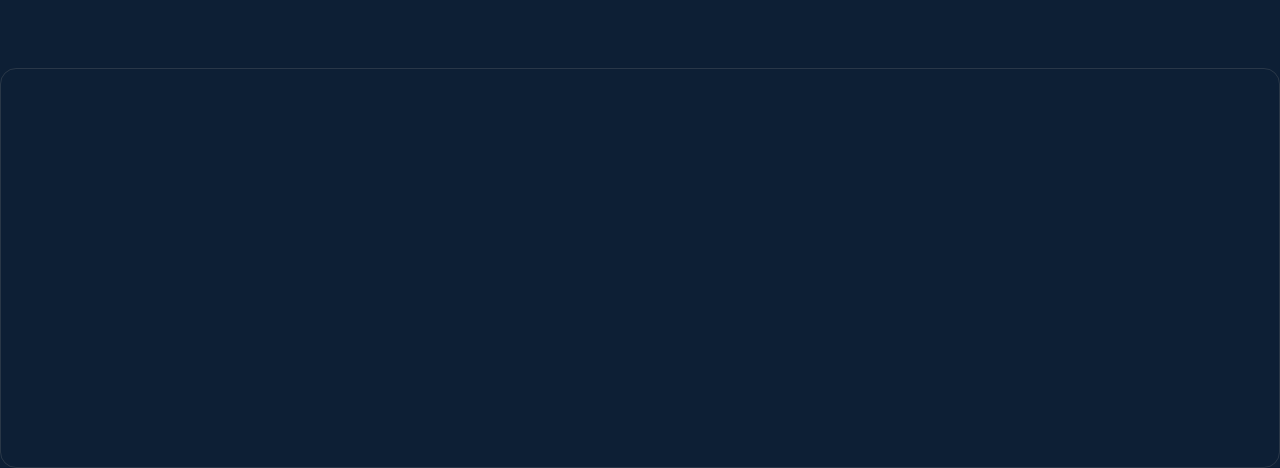
<file: contact.html>
<!DOCTYPE html>
<html lang="en">
<head>
  <meta charset="UTF-8">
  <meta name="viewport" content="width=device-width, initial-scale=1.0">
  <title>Contact Us - Washly</title>
  <link rel="preconnect" href="https://fonts.googleapis.com">
  <link rel="preconnect" href="https://fonts.gstatic.com" crossorigin>
  <link href="https://fonts.googleapis.com/css2?family=Playfair+Display:ital,wght@0,600;0,700;1,600&family=Inter:wght@400;500;600&display=swap" rel="stylesheet">
  <style>
    * {
      margin: 0;
      padding: 0;
      box-sizing: border-box;
    }

    :root {
      --navy: #0d1f35;
      --navy-mid: #122540;
      --navy-light: #1a3050;
      --cream: #f0e6c8;
      --cream-muted: #c9b98a;
      --white: #ffffff;
      --text-muted: rgba(240, 230, 200, 0.55);
      --border: rgba(240, 230, 200, 0.12);
    }

    body {
      font-family: 'Inter', sans-serif;
      background: var(--navy);
      color: var(--cream);
      min-height: 100vh;
    }

    /* NAVIGATION */
    nav {
      display: flex;
      align-items: center;
      justify-content: space-between;
      padding: 0 2.5rem;
      height: 64px;
      background: var(--navy);
      border-bottom: 0.5px solid var(--border);
      position: sticky;
      top: 0;
      z-index: 10;
    }

    .logo {
      font-family: 'Playfair Display', serif;
      font-size: 27px;
      font-weight: 700;
      color: var(--cream);
      text-decoration: none;
      cursor: pointer;
      letter-spacing: -0.3px;
      transition: color 0.15s;
    }

    .logo a {
      text-decoration: none;
      color: inherit;
      transition: color 0.15s;
    }

    .logo a:hover {
      color: var(--white);
    }

    nav > div:last-child {
      display: flex;
      gap: 8px;
      align-items: center;
    }

    nav a {
      text-decoration: none;
      color: var(--cream);
      font-size: 14px;
      font-weight: 400;
      padding: 8px 18px;
      border-radius: 999px;
      transition: all 0.15s;
    }

    nav a:not(.cta):hover {
      color: var(--white);
      background: rgba(240, 230, 200, 0.05);
    }

    nav a.cta {
      background: var(--cream);
      color: var(--navy);
      font-weight: 500;
      padding: 10px 28px;
    }

    nav a.cta:hover {
      background: var(--cream-muted);
    }

    /* HEADER SECTION */
    .contact-header {
      padding: 4rem 2rem;
      text-align: center;
      border-bottom: 0.5px solid var(--border);
      background: radial-gradient(ellipse at 60% 40%, #1a3a5c 0%, var(--navy) 70%);
    }

    .contact-header h1 {
      font-family: 'Playfair Display', serif;
      font-size: 52px;
      font-weight: 700;
      color: var(--white);
      margin-bottom: 1rem;
    }

    .contact-header p {
      font-size: 16px;
      color: var(--text-muted);
      max-width: 600px;
      margin: 0 auto;
      line-height: 1.75;
    }

    /* MAIN CONTAINER */
    .contact-wrapper {
      max-width: 1100px;
      margin: 0 auto;
      padding: 4rem 2rem;
      display: grid;
      grid-template-columns: 1fr 1fr;
      gap: 4rem;
    }

    /* CONTACT INFO SECTION */
    .contact-info {
      display: flex;
      flex-direction: column;
      gap: 2rem;
    }

    .info-card {
      background: rgba(255, 255, 255, 0.03);
      border: 0.5px solid var(--border);
      border-radius: 16px;
      padding: 2rem;
      transition: all 0.3s;
    }

    .info-card:hover {
      background: rgba(255, 255, 255, 0.05);
      border-color: rgba(240, 230, 200, 0.2);
      transform: translateY(-2px);
    }

    .info-header {
      display: flex;
      align-items: center;
      gap: 1rem;
      margin-bottom: 1rem;
    }

    .info-icon {
      width: 50px;
      height: 50px;
      border-radius: 12px;
      background: rgba(240, 230, 200, 0.1);
      display: flex;
      align-items: center;
      justify-content: center;
      font-size: 24px;
      flex-shrink: 0;
    }

    .info-header h3 {
      font-family: 'Playfair Display', serif;
      font-size: 20px;
      font-weight: 600;
      color: var(--white);
    }

    .info-details {
      margin-left: 66px;
    }

    .info-label {
      font-size: 12px;
      color: var(--text-muted);
      text-transform: uppercase;
      letter-spacing: 0.5px;
      margin-bottom: 0.5rem;
      display: block;
    }

    .info-value {
      font-size: 15px;
      color: var(--cream);
      font-weight: 500;
      line-height: 1.6;
    }

    .info-value a {
      color: var(--cream);
      text-decoration: none;
      transition: color 0.15s;
    }

    .info-value a:hover {
      color: var(--white);
      text-decoration: underline;
    }

    /* CONTACT FORM */
    .contact-form {
      display: flex;
      flex-direction: column;
      gap: 1.5rem;
    }

    .form-title {
      font-family: 'Playfair Display', serif;
      font-size: 28px;
      font-weight: 700;
      color: var(--white);
      margin-bottom: 0.5rem;
    }

    .form-subtitle {
      font-size: 14px;
      color: var(--text-muted);
      margin-bottom: 1.5rem;
    }

    .form-group {
      display: flex;
      flex-direction: column;
      gap: 0.5rem;
    }

    .form-row {
      display: grid;
      grid-template-columns: 1fr 1fr;
      gap: 1.5rem;
    }

    .form-row.full {
      grid-template-columns: 1fr;
    }

    .form-group label {
      font-size: 13px;
      font-weight: 500;
      color: var(--cream);
      letter-spacing: 0.3px;
    }

    .form-group input,
    .form-group textarea,
    .form-group select {
      padding: 12px 16px;
      background: rgba(255, 255, 255, 0.05);
      border: 0.5px solid var(--border);
      border-radius: 10px;
      color: var(--cream);
      font-family: 'Inter', sans-serif;
      font-size: 14px;
      transition: all 0.15s;
    }

    .form-group input::placeholder,
    .form-group textarea::placeholder {
      color: var(--text-muted);
    }

    .form-group input:focus,
    .form-group textarea:focus,
    .form-group select:focus {
      outline: none;
      background: rgba(255, 255, 255, 0.08);
      border-color: var(--cream-muted);
    }

    .form-group textarea {
      resize: vertical;
      min-height: 120px;
      font-family: 'Inter', sans-serif;
    }

    .form-group select {
      cursor: pointer;
    }

    .form-group select option {
      background: var(--navy);
      color: var(--cream);
    }

    .form-submit {
      padding: 14px 32px;
      background: var(--cream);
      color: var(--navy);
      border: none;
      border-radius: 10px;
      font-size: 15px;
      font-weight: 600;
      font-family: 'Inter', sans-serif;
      cursor: pointer;
      transition: all 0.15s;
      margin-top: 0.5rem;
    }

    .form-submit:hover {
      background: var(--cream-muted);
      transform: translateY(-2px);
    }

    .form-submit:active {
      transform: translateY(0);
    }

    /* HOURS SECTION */
    .hours-section {
      background: rgba(255, 255, 255, 0.03);
      border: 0.5px solid var(--border);
      border-radius: 16px;
      padding: 2rem;
      margin-top: 1rem;
    }

    .hours-title {
      font-family: 'Playfair Display', serif;
      font-size: 18px;
      font-weight: 600;
      color: var(--white);
      margin-bottom: 1.5rem;
    }

    .hours-grid {
      display: grid;
      grid-template-columns: 1fr 1fr;
      gap: 1.5rem;
    }

    .hour-item {
      border-bottom: 0.5px solid var(--border);
      padding-bottom: 1rem;
    }

    .hour-item:last-child {
      border-bottom: none;
    }

    .hour-day {
      font-size: 13px;
      font-weight: 500;
      color: var(--cream);
      display: block;
    }

    .hour-time {
      font-size: 12px;
      color: var(--text-muted);
      margin-top: 0.25rem;
    }

    /* MAP SECTION */
    .map-section {
      width: 100%;
      height: 400px;
      border-radius: 16px;
      overflow: hidden;
      border: 0.5px solid var(--border);
      margin-top: 4rem;
    }

    .map-section iframe {
      width: 100%;
      height: 100%;
      border: none;
    }

    /* RESPONSE MESSAGE */
    .form-message {
      padding: 12px 16px;
      border-radius: 8px;
      font-size: 13px;
      margin-bottom: 1rem;
      display: none;
    }

    .form-message.success {
      background: rgba(74, 222, 128, 0.1);
      border: 0.5px solid rgba(74, 222, 128, 0.3);
      color: #4ade80;
      display: block;
    }

    .form-message.error {
      background: rgba(239, 68, 68, 0.1);
      border: 0.5px solid rgba(239, 68, 68, 0.3);
      color: #ef4444;
      display: block;
    }

    /* RESPONSIVE */
    @media (max-width: 968px) {
      .contact-wrapper {
        grid-template-columns: 1fr;
        gap: 2rem;
      }

      .form-row {
        grid-template-columns: 1fr;
      }

      nav {
        padding: 0 1.5rem;
      }

      nav > div:last-child a:not(.cta) {
        display: none;
      }

      .contact-header h1 {
        font-size: 36px;
      }

      .hours-grid {
        grid-template-columns: 1fr;
      }
    }

    @media (max-width: 600px) {
      .contact-wrapper {
        padding: 2rem 1rem;
      }

      .contact-header {
        padding: 2rem 1rem;
      }

      .contact-header h1 {
        font-size: 28px;
      }

      .info-card {
        padding: 1.5rem;
      }

      .map-section {
        height: 300px;
      }
    }
  </style>
</head>

<body>

<nav>
  <div class="logo"><a href="index.html">Washly</a></div>
  <div>
    <a href="index.html">Home</a>
    <a href="schedule.html">Schedule Pickup</a>
    <a href="catalogue.html">Catalogue</a>
    <a href="login.html" class="cta">Login</a>
  </div>
</nav>

<!-- HEADER -->
<section class="contact-header">
  <h1>Get in Touch</h1>
  <p>Have a question or need assistance? We're here to help. Reach out to us anytime, and our team will get back to you as soon as possible.</p>
</section>

<!-- MAIN CONTENT -->
<div class="contact-wrapper">
  
  <!-- CONTACT INFORMATION -->
  <div class="contact-info">
    
    <!-- PHONE -->
    <div class="info-card">
      <div class="info-header">
        <div class="info-icon">📞</div>
        <h3>Phone</h3>
      </div>
      <div class="info-details">
        <span class="info-label">Call Us Anytime</span>
        <div class="info-value">
          <a href="tel:+919069512010">+91 90695 12010</a>
        </div>
        <span class="info-label" style="margin-top: 0.75rem;">Response Time</span>
        <div class="info-value">Within 2 hours</div>
      </div>
    </div>

    <!-- EMAIL -->
    <div class="info-card">
      <div class="info-header">
        <div class="info-icon">✉️</div>
        <h3>Email</h3>
      </div>
      <div class="info-details">
        <span class="info-label">Send Us a Message</span>
        <div class="info-value">
          <a href="mailto:24mba024@ncuindia.edu">24mba024@ncuindia.edu</a>
        </div>
        <span class="info-label" style="margin-top: 0.75rem;">Response Time</span>
        <div class="info-value">Within 24 hours</div>
      </div>
    </div>

    <!-- OFFICE -->
    <div class="info-card">
      <div class="info-header">
        <div class="info-icon">📍</div>
        <h3>Office</h3>
      </div>
      <div class="info-details">
        <span class="info-label">Visit Us</span>
        <div class="info-value">The Northcap University<br>Sector 23, Gurgaon<br>Haryana, India</div>
        <span class="info-label" style="margin-top: 0.75rem;">Business Hours</span>
        <div class="info-value">Mon - Fri: 9:00 AM - 6:00 PM<br>Sat - Sun: 10:00 AM - 4:00 PM</div>
      </div>
    </div>

    <!-- HOURS -->
    <div class="hours-section">
      <h3 class="hours-title">Service Hours</h3>
      <div class="hours-grid">
        <div class="hour-item">
          <span class="hour-day">Monday - Friday</span>
          <span class="hour-time">8:00 AM - 8:00 PM</span>
        </div>
        <div class="hour-item">
          <span class="hour-day">Saturday</span>
          <span class="hour-time">9:00 AM - 6:00 PM</span>
        </div>
        <div class="hour-item">
          <span class="hour-day">Sunday</span>
          <span class="hour-time">10:00 AM - 4:00 PM</span>
        </div>
        <div class="hour-item">
          <span class="hour-day">Holidays</span>
          <span class="hour-time">Closed</span>
        </div>
      </div>
    </div>

  </div>

  <!-- CONTACT FORM -->
  <div>
    <form id="contactForm" onsubmit="handleContactForm(event)">
      <h2 class="form-title">Send us a Message</h2>
      <p class="form-subtitle">Fill out the form below and we'll get back to you shortly.</p>

      <div id="formMessage" class="form-message"></div>

      <div class="form-row">
        <div class="form-group">
          <label for="name">Full Name *</label>
          <input type="text" id="name" name="name" placeholder="Your name" required>
        </div>
        <div class="form-group">
          <label for="email">Email Address *</label>
          <input type="email" id="email" name="email" placeholder="your@email.com" required>
        </div>
      </div>

      <div class="form-row">
        <div class="form-group">
          <label for="phone">Phone Number</label>
          <input type="tel" id="phone" name="phone" placeholder="+91 XXXXX XXXXX">
        </div>
        <div class="form-group">
          <label for="subject">Subject *</label>
          <input type="text" id="subject" name="subject" placeholder="How can we help?" required>
        </div>
      </div>

      <div class="form-group">
        <label for="category">Category *</label>
        <select id="category" name="category" required>
          <option value="">Select a category</option>
          <option value="General Inquiry">General Inquiry</option>
          <option value="Service Issue">Service Issue</option>
          <option value="Billing">Billing</option>
          <option value="Feedback">Feedback</option>
          <option value="Partnership">Partnership</option>
          <option value="Other">Other</option>
        </select>
      </div>

      <div class="form-group form-row full">
        <label for="message">Message *</label>
        <textarea id="message" name="message" placeholder="Tell us more about your inquiry..." required></textarea>
      </div>

      <button type="submit" class="form-submit">Send Message</button>
    </form>
  </div>

</div>

<!-- MAP SECTION -->
<div class="map-section">
  <iframe src="https://www.google.com/maps/embed?pb=!1m18!1m12!1m3!1d3505.3019477814584!2d77.0513649!3d28.5699!2m3!1f0!2f0!3f0!3m2!1i1024!2i768!4f13.1!3m3!1m2!1s0x390ce45c45c45c45%3A0x123456789!2sThe%20Northcap%20University!5e0!3m2!1sen!2sin!4v1234567890" allowfullscreen="" loading="lazy" referrerpolicy="no-referrer-when-downgrade"></iframe>
</div>

<script>
  function handleContactForm(event) {
    event.preventDefault();

    const formData = {
      name: document.getElementById('name').value,
      email: document.getElementById('email').value,
      phone: document.getElementById('phone').value,
      subject: document.getElementById('subject').value,
      category: document.getElementById('category').value,
      message: document.getElementById('message').value,
      timestamp: new Date().toLocaleString('en-IN')
    };

    // Validate form
    if (!formData.name || !formData.email || !formData.subject || !formData.message) {
      showMessage('Please fill in all required fields', 'error');
      return;
    }

    // Validate email
    const emailRegex = /^[^\s@]+@[^\s@]+\.[^\s@]+$/;
    if (!emailRegex.test(formData.email)) {
      showMessage('Please enter a valid email address', 'error');
      return;
    }

    // In production, you would send this to your backend
    // For now, we'll just show a success message
    console.log('Contact Form Data:', formData);
    
    // Simulate email sending (would need backend integration)
    sendContactEmail(formData);

    showMessage('✓ Thank you for reaching out! We will get back to you within 24 hours.', 'success');
    
    // Reset form
    document.getElementById('contactForm').reset();
    
    // Hide message after 5 seconds
    setTimeout(() => {
      document.getElementById('formMessage').style.display = 'none';
    }, 5000);
  }

  function showMessage(message, type) {
    const messageEl = document.getElementById('formMessage');
    messageEl.textContent = message;
    messageEl.className = `form-message ${type}`;
  }

  function sendContactEmail(data) {
    // This would require a backend service (EmailJS, SendGrid, Node.js, etc.)
    // For demo purposes, we're just logging the data
    
    const emailBody = `
New Contact Form Submission

Name: ${data.name}
Email: ${data.email}
Phone: ${data.phone || 'Not provided'}
Subject: ${data.subject}
Category: ${data.category}

Message:
${data.message}

---
Submitted: ${data.timestamp}
    `;

    console.log('Email would be sent to: 24mba024@ncuindia.edu');
    console.log('Email Body:', emailBody);

    // To enable actual email sending, integrate with:
    // - EmailJS (client-side)
    // - SendGrid (API)
    // - Your own backend service
  }
</script>

</body>
</html>
</file>
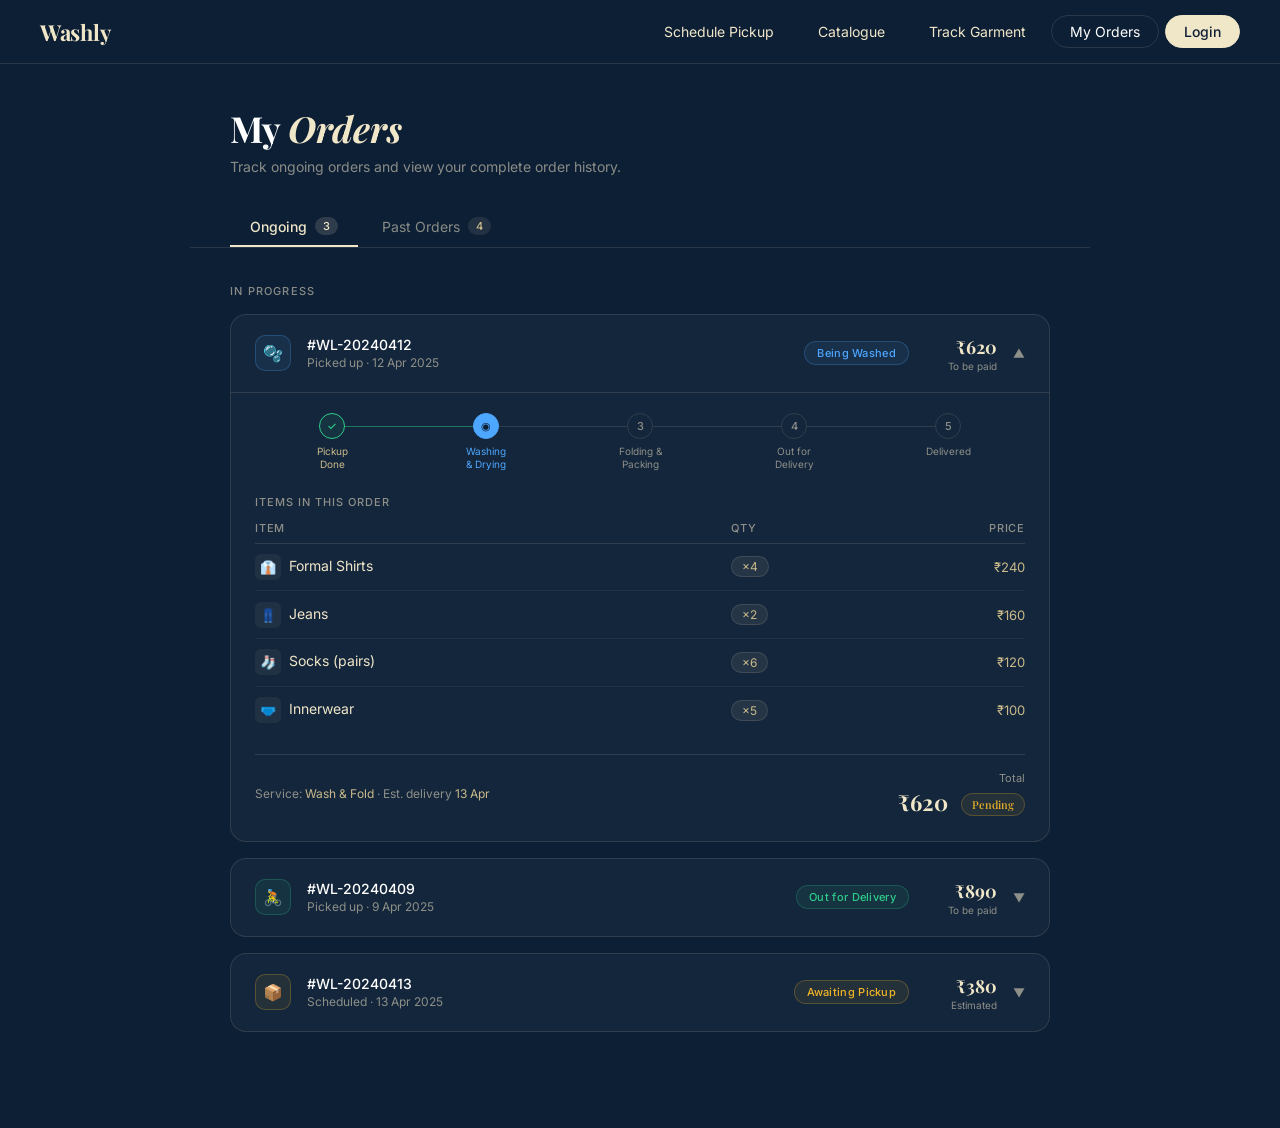
<file: orders.html>
<!DOCTYPE html>
<html lang="en">
<head>
<meta charset="UTF-8">
<meta name="viewport" content="width=device-width, initial-scale=1.0">
<title>My Orders - Washly</title>
<link rel="preconnect" href="https://fonts.googleapis.com">
<link rel="preconnect" href="https://fonts.gstatic.com" crossorigin>
<link href="https://fonts.googleapis.com/css2?family=Playfair+Display:ital,wght@0,600;0,700;1,600&family=Inter:wght@400;500&display=swap" rel="stylesheet">
<style>
  * { margin: 0; padding: 0; box-sizing: border-box; }

  :root {
    --navy: #0d1f35;
    --navy-mid: #122540;
    --navy-light: #1a3050;
    --cream: #f0e6c8;
    --cream-muted: #c9b98a;
    --white: #ffffff;
    --text-muted: rgba(240, 230, 200, 0.55);
    --border: rgba(240, 230, 200, 0.12);
    --green: #2ecc8a;
    --green-bg: rgba(46, 204, 138, 0.08);
    --green-border: rgba(46, 204, 138, 0.25);
    --amber: #f0b429;
    --amber-bg: rgba(240, 180, 41, 0.08);
    --amber-border: rgba(240, 180, 41, 0.25);
    --blue: #4da6ff;
    --blue-bg: rgba(77, 166, 255, 0.08);
    --blue-border: rgba(77, 166, 255, 0.25);
    --red: #ff6b6b;
    --red-bg: rgba(255, 107, 107, 0.08);
    --red-border: rgba(255, 107, 107, 0.25);
  }

  body {
    font-family: 'Inter', sans-serif;
    background: var(--navy);
    color: var(--cream);
    min-height: 100vh;
  }

  /* NAV */
  nav {
    display: flex; align-items: center; justify-content: space-between;
    padding: 0 2.5rem; height: 64px;
    background: var(--navy);
    border-bottom: 0.5px solid var(--border);
    position: sticky; top: 0; z-index: 10;
  }
  .logo {
    font-family: 'Playfair Display', serif;
    font-size: 22px; font-weight: 700;
    color: var(--cream);
    letter-spacing: -0.3px;
    text-decoration: none;
  }
  .nav-links { display: flex; gap: 6px; align-items: center; }
  .nav-links a {
    text-decoration: none; font-size: 14px; font-weight: 400;
    padding: 7px 18px; border-radius: 999px;
    color: var(--cream); border: 0.5px solid transparent;
    transition: border-color 0.15s, color 0.15s;
  }
  .nav-links a:hover { border-color: var(--border); color: var(--white); }
  .nav-links a.active { border-color: var(--border); color: var(--white); }
  .nav-links a.cta {
    background: var(--cream); color: var(--navy);
    font-weight: 500; border-color: var(--cream);
  }
  .nav-links a.cta:hover { background: var(--cream-muted); border-color: var(--cream-muted); }

  /* PAGE HEADER */
  .page-header {
    padding: 2.5rem 2.5rem 0;
    max-width: 900px; margin: 0 auto;
  }
  .page-header h1 {
    font-family: 'Playfair Display', serif;
    font-size: 36px; font-weight: 700;
    color: var(--white);
  }
  .page-header h1 span { color: var(--cream); font-style: italic; }
  .page-header p { font-size: 14px; color: var(--text-muted); margin-top: 6px; }

  /* TABS */
  .tabs {
    display: flex; gap: 4px;
    max-width: 900px; margin: 2rem auto 0;
    padding: 0 2.5rem;
    border-bottom: 0.5px solid var(--border);
  }
  .tab-btn {
    background: none; border: none; cursor: pointer;
    font-family: 'Inter', sans-serif;
    font-size: 14px; font-weight: 400;
    color: var(--text-muted);
    padding: 10px 20px;
    border-radius: 8px 8px 0 0;
    border-bottom: 2px solid transparent;
    transition: color 0.15s, border-color 0.15s;
    display: flex; align-items: center; gap: 8px;
    margin-bottom: -0.5px;
  }
  .tab-btn:hover { color: var(--cream); }
  .tab-btn.active { color: var(--cream); border-bottom-color: var(--cream); font-weight: 500; }
  .tab-count {
    font-size: 11px; font-weight: 500;
    padding: 2px 8px; border-radius: 999px;
    background: rgba(240, 230, 200, 0.1);
    color: var(--cream-muted);
  }
  .tab-btn.active .tab-count { background: rgba(240, 230, 200, 0.15); color: var(--cream); }

  /* CONTENT */
  .content { max-width: 900px; margin: 0 auto; padding: 2rem 2.5rem 5rem; }

  /* SECTION LABEL */
  .section-label {
    font-size: 11px; font-weight: 500; letter-spacing: 1.2px; text-transform: uppercase;
    color: var(--text-muted); margin-bottom: 1rem; margin-top: 0.25rem;
  }

  /* ORDER CARD */
  .order-card {
    background: rgba(255,255,255,0.03);
    border: 0.5px solid var(--border);
    border-radius: 16px;
    margin-bottom: 1rem;
    overflow: hidden;
    transition: border-color 0.15s;
  }
  .order-card:hover { border-color: rgba(240, 230, 200, 0.2); }

  /* ORDER HEADER */
  .order-header {
    display: flex; align-items: center; justify-content: space-between;
    padding: 1.25rem 1.5rem;
    cursor: pointer;
    gap: 1rem;
  }
  .order-left { display: flex; align-items: center; gap: 1rem; flex: 1; min-width: 0; }

  .status-dot {
    width: 36px; height: 36px; border-radius: 10px; flex-shrink: 0;
    display: flex; align-items: center; justify-content: center; font-size: 16px;
  }
  .status-dot.washing { background: var(--blue-bg); border: 0.5px solid var(--blue-border); }
  .status-dot.pickup  { background: var(--amber-bg); border: 0.5px solid var(--amber-border); }
  .status-dot.ready   { background: var(--green-bg); border: 0.5px solid var(--green-border); }
  .status-dot.done    { background: rgba(240,230,200,0.06); border: 0.5px solid var(--border); }

  .order-meta { min-width: 0; }
  .order-id {
    font-size: 14px; font-weight: 500; color: var(--white);
    white-space: nowrap; overflow: hidden; text-overflow: ellipsis;
  }
  .order-date { font-size: 12px; color: var(--text-muted); margin-top: 2px; }

  .order-right { display: flex; align-items: center; gap: 1rem; flex-shrink: 0; }

  .status-badge {
    font-size: 11px; font-weight: 500; letter-spacing: 0.3px;
    padding: 4px 12px; border-radius: 999px;
  }
  .status-badge.washing { background: var(--blue-bg); color: var(--blue); border: 0.5px solid var(--blue-border); }
  .status-badge.pickup  { background: var(--amber-bg); color: var(--amber); border: 0.5px solid var(--amber-border); }
  .status-badge.ready   { background: var(--green-bg); color: var(--green); border: 0.5px solid var(--green-border); }
  .status-badge.done    { background: rgba(240,230,200,0.06); color: var(--cream-muted); border: 0.5px solid var(--border); }

  .order-amount {
    font-family: 'Playfair Display', serif;
    font-size: 18px; font-weight: 700; color: var(--cream);
    min-width: 72px; text-align: right;
  }
  .amount-label { font-size: 10px; color: var(--text-muted); font-family: 'Inter', sans-serif; font-weight: 400; text-align: right; margin-top: 1px; }

  .chevron {
    color: var(--text-muted); font-size: 12px;
    transition: transform 0.2s;
    flex-shrink: 0;
  }
  .order-card.open .chevron { transform: rotate(180deg); }

  /* ORDER BODY */
  .order-body {
    display: none;
    border-top: 0.5px solid var(--border);
    padding: 1.25rem 1.5rem 1.5rem;
  }
  .order-card.open .order-body { display: block; }

  /* PROGRESS TRACKER */
  .progress-tracker {
    display: flex; align-items: flex-start;
    gap: 0; margin-bottom: 1.5rem;
  }
  .progress-step { flex: 1; display: flex; flex-direction: column; align-items: center; position: relative; }
  .progress-step:not(:last-child)::after {
    content: '';
    position: absolute;
    top: 13px; left: calc(50% + 13px);
    width: calc(100% - 26px);
    height: 1.5px;
    background: var(--border);
  }
  .progress-step.done-step:not(:last-child)::after { background: var(--green); opacity: 0.5; }
  .progress-step.active-step:not(:last-child)::after { background: var(--border); }

  .step-circle {
    width: 26px; height: 26px; border-radius: 50%;
    display: flex; align-items: center; justify-content: center;
    font-size: 11px; font-weight: 500;
    border: 1.5px solid var(--border);
    color: var(--text-muted);
    background: transparent;
    z-index: 1; position: relative;
  }
  .progress-step.done-step .step-circle { border-color: var(--green); color: var(--green); background: var(--green-bg); }
  .progress-step.active-step .step-circle {
    border-color: var(--blue); color: var(--navy);
    background: var(--blue); animation: pulse 2s infinite;
  }
  @keyframes pulse {
    0%, 100% { box-shadow: 0 0 0 0 rgba(77,166,255,0.35); }
    50% { box-shadow: 0 0 0 5px rgba(77,166,255,0); }
  }
  .step-label {
    font-size: 10px; color: var(--text-muted);
    margin-top: 6px; text-align: center; line-height: 1.3;
    white-space: nowrap;
  }
  .progress-step.done-step .step-label { color: var(--cream-muted); }
  .progress-step.active-step .step-label { color: var(--blue); }

  /* ITEMS TABLE */
  .items-label {
    font-size: 11px; font-weight: 500; letter-spacing: 1px; text-transform: uppercase;
    color: var(--text-muted); margin-bottom: 0.75rem;
  }
  .items-table { width: 100%; border-collapse: collapse; }
  .items-table th {
    font-size: 11px; font-weight: 500; text-transform: uppercase; letter-spacing: 0.8px;
    color: var(--text-muted); text-align: left; padding: 0 0 0.5rem;
    border-bottom: 0.5px solid var(--border);
  }
  .items-table th:last-child { text-align: right; }
  .items-table td {
    font-size: 14px; color: var(--cream);
    padding: 0.65rem 0;
    border-bottom: 0.5px solid rgba(240,230,200,0.06);
    vertical-align: middle;
  }
  .items-table td:last-child { text-align: right; color: var(--cream-muted); font-size: 13px; }
  .items-table tr:last-child td { border-bottom: none; }
  .item-icon {
    display: inline-flex; align-items: center; justify-content: center;
    width: 26px; height: 26px; border-radius: 6px;
    background: rgba(240,230,200,0.06); font-size: 13px;
    margin-right: 8px; vertical-align: middle;
  }
  .qty-badge {
    display: inline-block;
    background: rgba(240,230,200,0.08); color: var(--cream-muted);
    font-size: 12px; padding: 2px 10px; border-radius: 999px;
    border: 0.5px solid var(--border);
  }

  /* ORDER FOOTER */
  .order-footer {
    display: flex; justify-content: space-between; align-items: center;
    margin-top: 1.25rem; padding-top: 1rem;
    border-top: 0.5px solid var(--border);
  }
  .footer-service {
    font-size: 12px; color: var(--text-muted);
  }
  .footer-service span { color: var(--cream-muted); }
  .total-row { text-align: right; }
  .total-label { font-size: 11px; color: var(--text-muted); margin-bottom: 2px; }
  .total-amount {
    font-family: 'Playfair Display', serif;
    font-size: 22px; font-weight: 700; color: var(--cream);
  }
  .payment-tag {
    font-size: 11px; font-weight: 500;
    padding: 3px 10px; border-radius: 999px;
    margin-left: 8px; vertical-align: middle;
  }
  .payment-tag.paid { background: var(--green-bg); color: var(--green); border: 0.5px solid var(--green-border); }
  .payment-tag.pending { background: var(--amber-bg); color: var(--amber); border: 0.5px solid var(--amber-border); }

  /* EMPTY STATE */
  .empty-state {
    text-align: center; padding: 4rem 2rem;
    color: var(--text-muted);
  }
  .empty-state .empty-icon { font-size: 36px; margin-bottom: 1rem; opacity: 0.5; }
  .empty-state p { font-size: 15px; }

  /* TAB PANELS */
  .tab-panel { display: none; }
  .tab-panel.active { display: block; }

  @media (max-width: 640px) {
    nav { padding: 0 1.25rem; }
    .page-header, .tabs, .content { padding-left: 1.25rem; padding-right: 1.25rem; }
    .nav-links a:not(.cta) { display: none; }
    .order-right { gap: 0.5rem; }
    .status-badge { display: none; }
    .progress-tracker { gap: 0; }
    .step-label { font-size: 9px; }
  }
</style>
</head>
<body>

<nav>
  <a class="logo" href="index.html">Washly</a>
  <div class="nav-links">
    <a href="schedule.html">Schedule Pickup</a>
    <a href="catalogue.html">Catalogue</a>
    <a href="dashboard.html">Track Garment</a>
    <a href="orders.html" class="active">My Orders</a>
    <a href="login.html" class="cta">Login</a>
  </div>
</nav>

<div class="page-header">
  <h1>My <span>Orders</span></h1>
  <p>Track ongoing orders and view your complete order history.</p>
</div>

<div class="tabs">
  <button class="tab-btn active" onclick="switchTab('ongoing', this)">
    Ongoing <span class="tab-count">3</span>
  </button>
  <button class="tab-btn" onclick="switchTab('history', this)">
    Past Orders <span class="tab-count">4</span>
  </button>
</div>

<div class="content">

  <!-- ONGOING TAB -->
  <div class="tab-panel active" id="tab-ongoing">
    <p class="section-label">In progress</p>

    <!-- ORDER 1: Being Washed -->
    <div class="order-card" id="card-1">
      <div class="order-header" onclick="toggleCard('card-1')">
        <div class="order-left">
          <div class="status-dot washing">🫧</div>
          <div class="order-meta">
            <div class="order-id">#WL-20240412</div>
            <div class="order-date">Picked up · 12 Apr 2025</div>
          </div>
        </div>
        <div class="order-right">
          <span class="status-badge washing">Being Washed</span>
          <div>
            <div class="order-amount">₹620</div>
            <div class="amount-label">To be paid</div>
          </div>
          <span class="chevron">▼</span>
        </div>
      </div>
      <div class="order-body">
        <div class="progress-tracker">
          <div class="progress-step done-step">
            <div class="step-circle">✓</div>
            <div class="step-label">Pickup<br>Done</div>
          </div>
          <div class="progress-step active-step">
            <div class="step-circle">◉</div>
            <div class="step-label">Washing<br>& Drying</div>
          </div>
          <div class="progress-step">
            <div class="step-circle">3</div>
            <div class="step-label">Folding &<br>Packing</div>
          </div>
          <div class="progress-step">
            <div class="step-circle">4</div>
            <div class="step-label">Out for<br>Delivery</div>
          </div>
          <div class="progress-step">
            <div class="step-circle">5</div>
            <div class="step-label">Delivered</div>
          </div>
        </div>
        <div class="items-label">Items in this order</div>
        <table class="items-table">
          <thead>
            <tr>
              <th>Item</th>
              <th>Qty</th>
              <th>Price</th>
            </tr>
          </thead>
          <tbody>
            <tr>
              <td><span class="item-icon">👔</span>Formal Shirts</td>
              <td><span class="qty-badge">×4</span></td>
              <td>₹240</td>
            </tr>
            <tr>
              <td><span class="item-icon">👖</span>Jeans</td>
              <td><span class="qty-badge">×2</span></td>
              <td>₹160</td>
            </tr>
            <tr>
              <td><span class="item-icon">🧦</span>Socks (pairs)</td>
              <td><span class="qty-badge">×6</span></td>
              <td>₹120</td>
            </tr>
            <tr>
              <td><span class="item-icon">🩲</span>Innerwear</td>
              <td><span class="qty-badge">×5</span></td>
              <td>₹100</td>
            </tr>
          </tbody>
        </table>
        <div class="order-footer">
          <div class="footer-service">Service: <span>Wash & Fold</span> · Est. delivery <span>13 Apr</span></div>
          <div class="total-row">
            <div class="total-label">Total</div>
            <div class="total-amount">₹620 <span class="payment-tag pending">Pending</span></div>
          </div>
        </div>
      </div>
    </div>

    <!-- ORDER 2: Out for Delivery -->
    <div class="order-card" id="card-2">
      <div class="order-header" onclick="toggleCard('card-2')">
        <div class="order-left">
          <div class="status-dot ready">🚴</div>
          <div class="order-meta">
            <div class="order-id">#WL-20240409</div>
            <div class="order-date">Picked up · 9 Apr 2025</div>
          </div>
        </div>
        <div class="order-right">
          <span class="status-badge ready">Out for Delivery</span>
          <div>
            <div class="order-amount">₹890</div>
            <div class="amount-label">To be paid</div>
          </div>
          <span class="chevron">▼</span>
        </div>
      </div>
      <div class="order-body">
        <div class="progress-tracker">
          <div class="progress-step done-step">
            <div class="step-circle">✓</div>
            <div class="step-label">Pickup<br>Done</div>
          </div>
          <div class="progress-step done-step">
            <div class="step-circle">✓</div>
            <div class="step-label">Washing<br>& Drying</div>
          </div>
          <div class="progress-step done-step">
            <div class="step-circle">✓</div>
            <div class="step-label">Folding &<br>Packing</div>
          </div>
          <div class="progress-step active-step">
            <div class="step-circle">◉</div>
            <div class="step-label">Out for<br>Delivery</div>
          </div>
          <div class="progress-step">
            <div class="step-circle">5</div>
            <div class="step-label">Delivered</div>
          </div>
        </div>
        <div class="items-label">Items in this order</div>
        <table class="items-table">
          <thead>
            <tr><th>Item</th><th>Qty</th><th>Price</th></tr>
          </thead>
          <tbody>
            <tr>
              <td><span class="item-icon">🥼</span>Blazer / Suit Jacket</td>
              <td><span class="qty-badge">×1</span></td>
              <td>₹250</td>
            </tr>
            <tr>
              <td><span class="item-icon">👗</span>Kurta / Ethnic Wear</td>
              <td><span class="qty-badge">×3</span></td>
              <td>₹270</td>
            </tr>
            <tr>
              <td><span class="item-icon">🛏️</span>Bed Sheet (Single)</td>
              <td><span class="qty-badge">×2</span></td>
              <td>₹220</td>
            </tr>
            <tr>
              <td><span class="item-icon">🧣</span>Stole / Dupatta</td>
              <td><span class="qty-badge">×2</span></td>
              <td>₹150</td>
            </tr>
          </tbody>
        </table>
        <div class="order-footer">
          <div class="footer-service">Service: <span>Wash, Iron & Fold</span> · Arriving <span>today by 7 PM</span></div>
          <div class="total-row">
            <div class="total-label">Total</div>
            <div class="total-amount">₹890 <span class="payment-tag pending">Pending</span></div>
          </div>
        </div>
      </div>
    </div>

    <!-- ORDER 3: Awaiting Pickup -->
    <div class="order-card" id="card-3">
      <div class="order-header" onclick="toggleCard('card-3')">
        <div class="order-left">
          <div class="status-dot pickup">📦</div>
          <div class="order-meta">
            <div class="order-id">#WL-20240413</div>
            <div class="order-date">Scheduled · 13 Apr 2025</div>
          </div>
        </div>
        <div class="order-right">
          <span class="status-badge pickup">Awaiting Pickup</span>
          <div>
            <div class="order-amount">₹380</div>
            <div class="amount-label">Estimated</div>
          </div>
          <span class="chevron">▼</span>
        </div>
      </div>
      <div class="order-body">
        <div class="progress-tracker">
          <div class="progress-step active-step">
            <div class="step-circle">◉</div>
            <div class="step-label">Pickup<br>Scheduled</div>
          </div>
          <div class="progress-step">
            <div class="step-circle">2</div>
            <div class="step-label">Washing<br>& Drying</div>
          </div>
          <div class="progress-step">
            <div class="step-circle">3</div>
            <div class="step-label">Folding &<br>Packing</div>
          </div>
          <div class="progress-step">
            <div class="step-circle">4</div>
            <div class="step-label">Out for<br>Delivery</div>
          </div>
          <div class="progress-step">
            <div class="step-circle">5</div>
            <div class="step-label">Delivered</div>
          </div>
        </div>
        <div class="items-label">Items in this order</div>
        <table class="items-table">
          <thead>
            <tr><th>Item</th><th>Qty</th><th>Price</th></tr>
          </thead>
          <tbody>
            <tr>
              <td><span class="item-icon">👕</span>T-Shirts</td>
              <td><span class="qty-badge">×5</span></td>
              <td>₹200</td>
            </tr>
            <tr>
              <td><span class="item-icon">🩳</span>Shorts / Tracks</td>
              <td><span class="qty-badge">×3</span></td>
              <td>₹180</td>
            </tr>
          </tbody>
        </table>
        <div class="order-footer">
          <div class="footer-service">Service: <span>Wash & Fold</span> · Pickup slot <span>2 PM – 4 PM today</span></div>
          <div class="total-row">
            <div class="total-label">Estimated Total</div>
            <div class="total-amount">₹380 <span class="payment-tag pending">Pending</span></div>
          </div>
        </div>
      </div>
    </div>
  </div>

  <!-- HISTORY TAB -->
  <div class="tab-panel" id="tab-history">
    <p class="section-label">Completed orders</p>

    <!-- PAST ORDER 1 -->
    <div class="order-card" id="card-4">
      <div class="order-header" onclick="toggleCard('card-4')">
        <div class="order-left">
          <div class="status-dot done">✓</div>
          <div class="order-meta">
            <div class="order-id">#WL-20240401</div>
            <div class="order-date">Delivered · 3 Apr 2025</div>
          </div>
        </div>
        <div class="order-right">
          <span class="status-badge done">Delivered</span>
          <div>
            <div class="order-amount">₹740</div>
            <div class="amount-label">Paid</div>
          </div>
          <span class="chevron">▼</span>
        </div>
      </div>
      <div class="order-body">
        <div class="items-label">Items in this order</div>
        <table class="items-table">
          <thead>
            <tr><th>Item</th><th>Qty</th><th>Price</th></tr>
          </thead>
          <tbody>
            <tr>
              <td><span class="item-icon">👔</span>Formal Shirts</td>
              <td><span class="qty-badge">×5</span></td>
              <td>₹300</td>
            </tr>
            <tr>
              <td><span class="item-icon">👖</span>Trousers</td>
              <td><span class="qty-badge">×3</span></td>
              <td>₹240</td>
            </tr>
            <tr>
              <td><span class="item-icon">🧥</span>Sweater / Hoodie</td>
              <td><span class="qty-badge">×2</span></td>
              <td>₹200</td>
            </tr>
          </tbody>
        </table>
        <div class="order-footer">
          <div class="footer-service">Service: <span>Wash, Iron & Fold</span> · Delivered <span>3 Apr</span></div>
          <div class="total-row">
            <div class="total-label">Total Paid</div>
            <div class="total-amount">₹740 <span class="payment-tag paid">Paid</span></div>
          </div>
        </div>
      </div>
    </div>

    <!-- PAST ORDER 2 -->
    <div class="order-card" id="card-5">
      <div class="order-header" onclick="toggleCard('card-5')">
        <div class="order-left">
          <div class="status-dot done">✓</div>
          <div class="order-meta">
            <div class="order-id">#WL-20240325</div>
            <div class="order-date">Delivered · 27 Mar 2025</div>
          </div>
        </div>
        <div class="order-right">
          <span class="status-badge done">Delivered</span>
          <div>
            <div class="order-amount">₹510</div>
            <div class="amount-label">Paid</div>
          </div>
          <span class="chevron">▼</span>
        </div>
      </div>
      <div class="order-body">
        <div class="items-label">Items in this order</div>
        <table class="items-table">
          <thead>
            <tr><th>Item</th><th>Qty</th><th>Price</th></tr>
          </thead>
          <tbody>
            <tr>
              <td><span class="item-icon">🛏️</span>Bed Sheet (Double)</td>
              <td><span class="qty-badge">×1</span></td>
              <td>₹180</td>
            </tr>
            <tr>
              <td><span class="item-icon">🛏️</span>Pillow Covers</td>
              <td><span class="qty-badge">×4</span></td>
              <td>₹160</td>
            </tr>
            <tr>
              <td><span class="item-icon">🏠</span>Curtain (Medium)</td>
              <td><span class="qty-badge">×2</span></td>
              <td>₹170</td>
            </tr>
          </tbody>
        </table>
        <div class="order-footer">
          <div class="footer-service">Service: <span>Wash & Fold</span> · Delivered <span>27 Mar</span></div>
          <div class="total-row">
            <div class="total-label">Total Paid</div>
            <div class="total-amount">₹510 <span class="payment-tag paid">Paid</span></div>
          </div>
        </div>
      </div>
    </div>

    <!-- PAST ORDER 3 -->
    <div class="order-card" id="card-6">
      <div class="order-header" onclick="toggleCard('card-6')">
        <div class="order-left">
          <div class="status-dot done">✓</div>
          <div class="order-meta">
            <div class="order-id">#WL-20240310</div>
            <div class="order-date">Delivered · 12 Mar 2025</div>
          </div>
        </div>
        <div class="order-right">
          <span class="status-badge done">Delivered</span>
          <div>
            <div class="order-amount">₹1,120</div>
            <div class="amount-label">Paid</div>
          </div>
          <span class="chevron">▼</span>
        </div>
      </div>
      <div class="order-body">
        <div class="items-label">Items in this order</div>
        <table class="items-table">
          <thead>
            <tr><th>Item</th><th>Qty</th><th>Price</th></tr>
          </thead>
          <tbody>
            <tr>
              <td><span class="item-icon">🥼</span>Suit (2-piece)</td>
              <td><span class="qty-badge">×1</span></td>
              <td>₹380</td>
            </tr>
            <tr>
              <td><span class="item-icon">👗</span>Saree</td>
              <td><span class="qty-badge">×2</span></td>
              <td>₹400</td>
            </tr>
            <tr>
              <td><span class="item-icon">👔</span>Formal Shirts</td>
              <td><span class="qty-badge">×3</span></td>
              <td>₹180</td>
            </tr>
            <tr>
              <td><span class="item-icon">👖</span>Jeans</td>
              <td><span class="qty-badge">×2</span></td>
              <td>₹160</td>
            </tr>
          </tbody>
        </table>
        <div class="order-footer">
          <div class="footer-service">Service: <span>Dry Clean + Wash & Iron</span> · Delivered <span>12 Mar</span></div>
          <div class="total-row">
            <div class="total-label">Total Paid</div>
            <div class="total-amount">₹1,120 <span class="payment-tag paid">Paid</span></div>
          </div>
        </div>
      </div>
    </div>

    <!-- PAST ORDER 4 -->
    <div class="order-card" id="card-7">
      <div class="order-header" onclick="toggleCard('card-7')">
        <div class="order-left">
          <div class="status-dot done">✓</div>
          <div class="order-meta">
            <div class="order-id">#WL-20240228</div>
            <div class="order-date">Delivered · 2 Mar 2025</div>
          </div>
        </div>
        <div class="order-right">
          <span class="status-badge done">Delivered</span>
          <div>
            <div class="order-amount">₹430</div>
            <div class="amount-label">Paid</div>
          </div>
          <span class="chevron">▼</span>
        </div>
      </div>
      <div class="order-body">
        <div class="items-label">Items in this order</div>
        <table class="items-table">
          <thead>
            <tr><th>Item</th><th>Qty</th><th>Price</th></tr>
          </thead>
          <tbody>
            <tr>
              <td><span class="item-icon">👕</span>T-Shirts</td>
              <td><span class="qty-badge">×6</span></td>
              <td>₹240</td>
            </tr>
            <tr>
              <td><span class="item-icon">🩳</span>Shorts / Tracks</td>
              <td><span class="qty-badge">×4</span></td>
              <td>₹190</td>
            </tr>
          </tbody>
        </table>
        <div class="order-footer">
          <div class="footer-service">Service: <span>Wash & Fold</span> · Delivered <span>2 Mar</span></div>
          <div class="total-row">
            <div class="total-label">Total Paid</div>
            <div class="total-amount">₹430 <span class="payment-tag paid">Paid</span></div>
          </div>
        </div>
      </div>
    </div>
  </div>

</div>

<script>
  function toggleCard(id) {
    const card = document.getElementById(id);
    card.classList.toggle('open');
  }

  function switchTab(tab, btn) {
    document.querySelectorAll('.tab-panel').forEach(p => p.classList.remove('active'));
    document.querySelectorAll('.tab-btn').forEach(b => b.classList.remove('active'));
    document.getElementById('tab-' + tab).classList.add('active');
    btn.classList.add('active');
  }

  // Open first ongoing card by default
  document.getElementById('card-1').classList.add('open');
</script>

</body>
</html>
</file>
